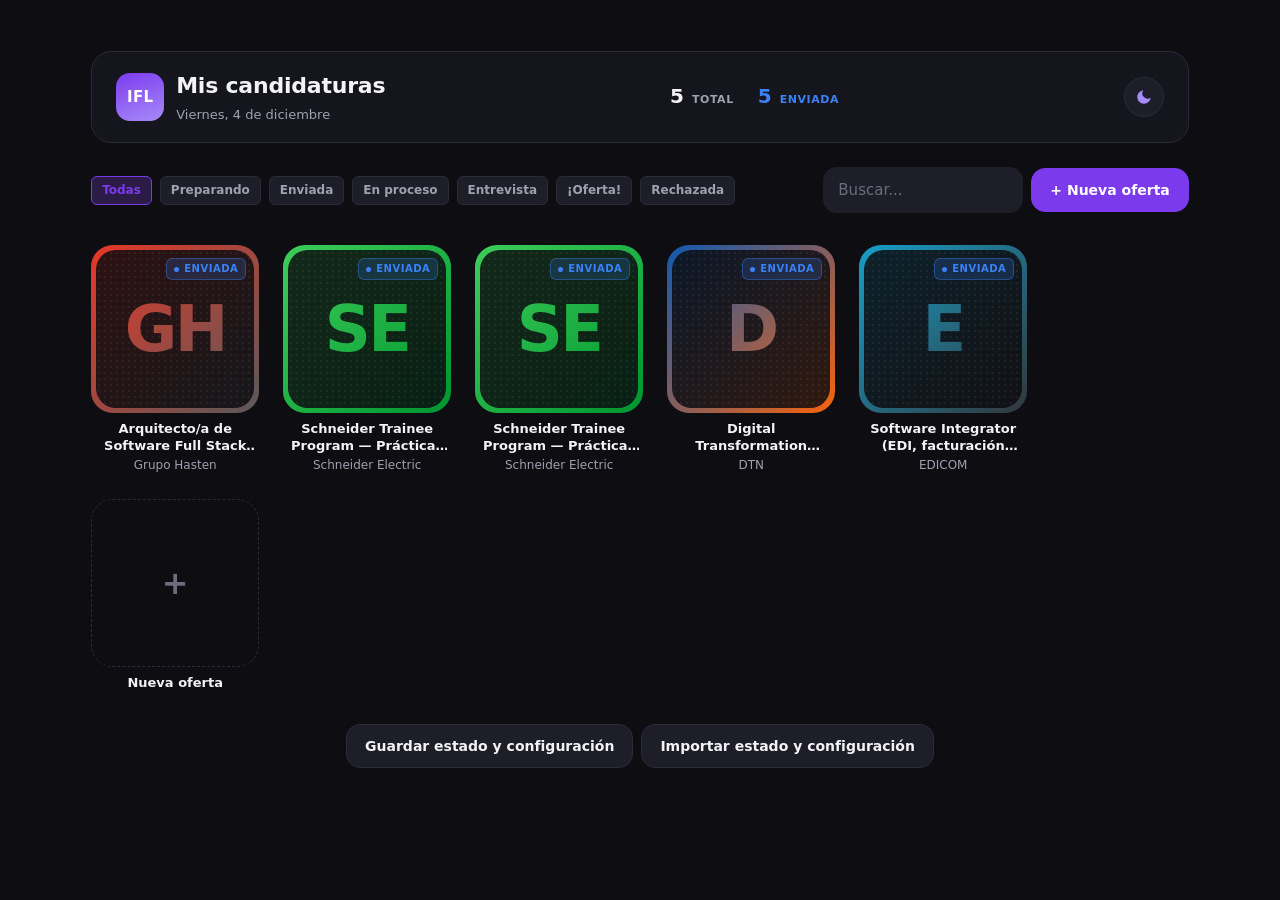
<file: app/index.html>
<!doctype html>
<html lang="es">
<head>
<meta charset="utf-8" />
<meta name="viewport" content="width=device-width, initial-scale=1" />
<title>Ofertas — EmploymentMaxxing</title>
<link rel="stylesheet" href="styles.css" />
</head>
<body>

<div class="app">

  <header class="app-header">
    <div class="brand">
      <span class="brand-logo">IFL</span>
      <div>
        <h1>Mis candidaturas</h1>
        <p id="clock">—</p>
      </div>
    </div>
    <div class="stats" id="stats"></div>
    <button class="btn btn--ghost btn-icon theme-toggle" id="btn-theme" type="button" aria-label="Cambiar tema">
      <svg class="theme-toggle__icon" width="18" height="18" viewBox="0 0 24 24" fill="none" aria-hidden="true">
        <path class="theme-toggle__moon" d="M21 12.79A9 9 0 1 1 11.21 3a7 7 0 0 0 9.79 9.79Z" fill="currentColor" />
        <g class="theme-toggle__sun" stroke="currentColor" stroke-width="1.8" stroke-linecap="round">
          <circle cx="12" cy="12" r="4.2" />
          <line x1="12" y1="1.5" x2="12" y2="3.7" />
          <line x1="12" y1="20.3" x2="12" y2="22.5" />
          <line x1="1.5" y1="12" x2="3.7" y2="12" />
          <line x1="20.3" y1="12" x2="22.5" y2="12" />
          <line x1="4.6" y1="4.6" x2="6.1" y2="6.1" />
          <line x1="17.9" y1="17.9" x2="19.4" y2="19.4" />
          <line x1="4.6" y1="19.4" x2="6.1" y2="17.9" />
          <line x1="17.9" y1="6.1" x2="19.4" y2="4.6" />
        </g>
      </svg>
    </button>
  </header>

  <main class="app-main">

    <section id="view-list" class="view">
      <div class="toolbar">
        <div class="filters" id="filters"></div>
        <div class="toolbar-actions">
          <input id="search" class="input" type="search" placeholder="Buscar..." />
          <button class="btn btn--primary" id="btn-new">+ Nueva oferta</button>
        </div>
      </div>

      <div class="grid" id="grid"></div>
      <p class="empty" id="empty" hidden>No hay ofertas que encajen con el filtro.</p>

      <div class="data-actions">
        <button class="btn btn--ghost" id="btn-save-all">Guardar estado y configuración</button>
        <button class="btn btn--ghost" id="btn-import">Importar estado y configuración</button>
        <input type="file" id="file-import" accept="application/json" hidden />
      </div>
    </section>

    <section id="view-detail" class="view" hidden></section>

  </main>
</div>

<script src="data.js"></script>
<script src="app.js"></script>
</body>
</html>
</file>
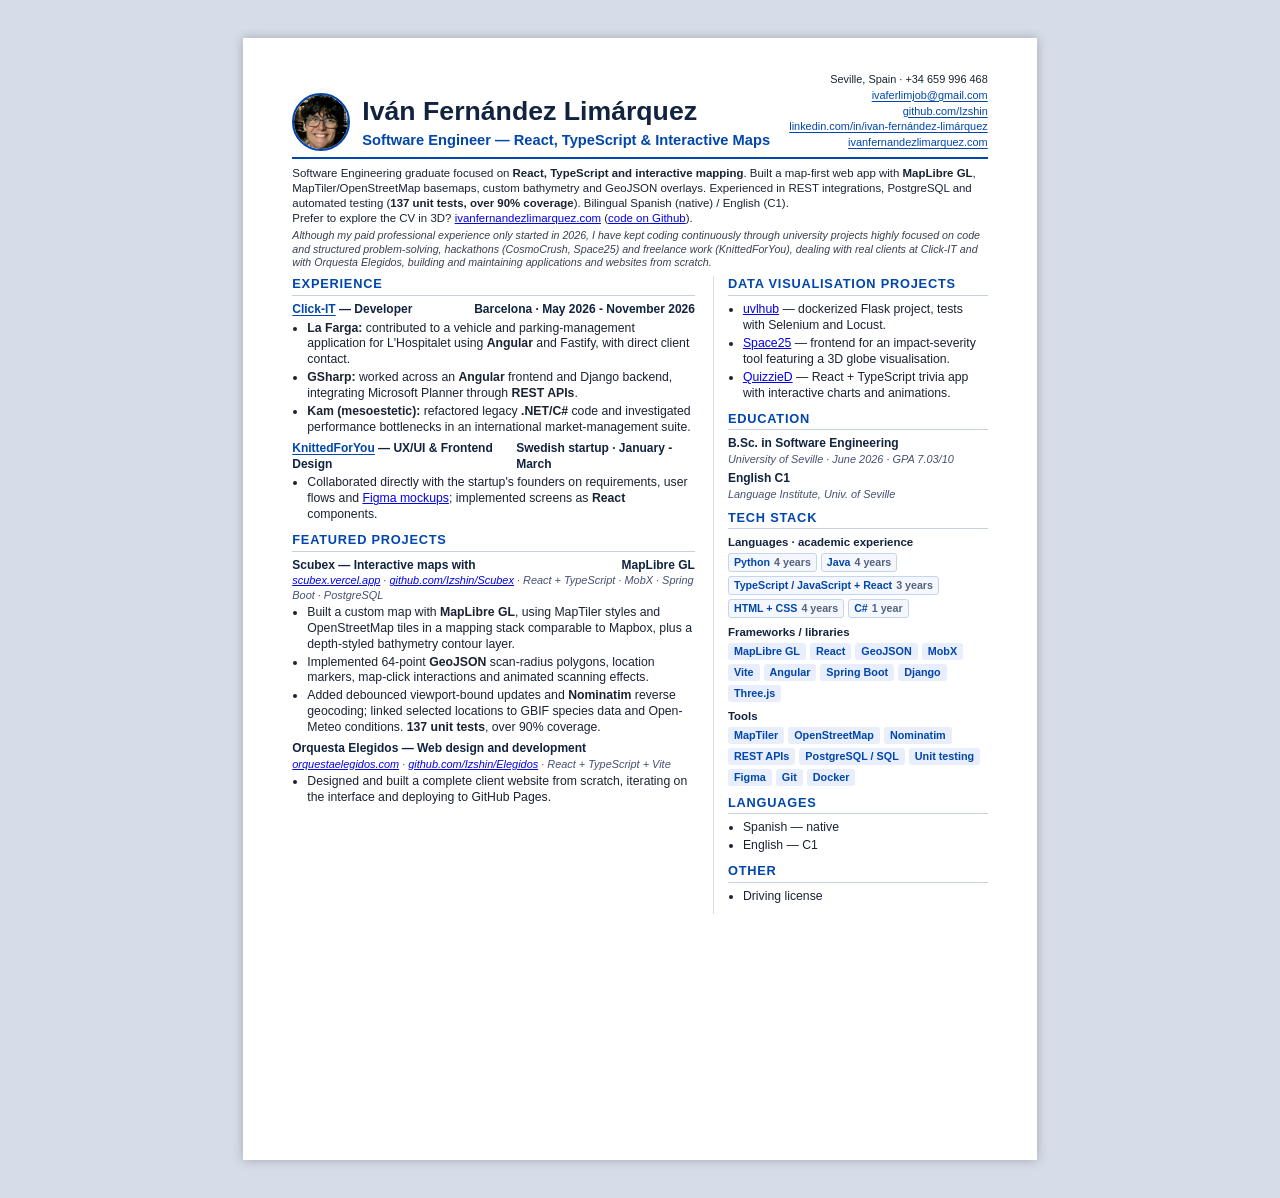
<file: CvModificables/cv-modificable_en.html>
<!doctype html>
<html lang="en">
<head>
<meta charset="utf-8" />
<title>Iván Fernández Limárquez — CV Ookla</title>
<style>
  @page { size: A4 portrait; margin: 0; }
  * { box-sizing: border-box; }
  html, body {
    margin: 0;
    background: #d7dde8;
    -webkit-print-color-adjust: exact;
    print-color-adjust: exact;
  }
  body {
    font-family: 'Segoe UI', Arial, sans-serif;
    color: #1a2233;
    font-size: 9.2pt;
    line-height: 1.3;
  }
  .page {
    width: 210mm;
    min-height: 297mm;
    margin: 10mm auto;
    padding: 9mm 13mm;
    background: #fff;
    box-shadow: 0 0 10px rgba(0,0,0,0.25);
  }
  @media print {
    html, body { background: #fff; }
    .page { width: auto; min-height: auto; margin: 0; padding: 9mm 13mm; box-shadow: none; }
  }
  h1 { font-size: 20pt; margin: 0; color: #12233f; }
  .title { font-size: 11pt; color: #0046ad; font-weight: 600; margin-top: 2px; }
  header {
    display: flex;
    justify-content: space-between;
    align-items: flex-end;
    border-bottom: 2.5px solid #0046ad;
    padding-bottom: 6px;
    margin-bottom: 7px;
  }
  .identity { display: flex; align-items: center; gap: 12px; }
  .photo {
    width: 58px;
    height: 58px;
    border-radius: 50%;
    object-fit: cover;
    border: 2px solid #0046ad;
    flex-shrink: 0;
  }
  .contact { text-align: right; font-size: 8.2pt; line-height: 1.45; }
  .contact a { color: #0046ad; text-decoration: underline; text-underline-offset: 2px; }
  .summary { margin: 5px 0 3px; font-size: 8.6pt; }
  .cover-note { margin: 0 0 6px; font-size: 8pt; font-style: italic; color: #3a3f52; }
  .columns { display: flex; gap: 18px; }
  .col-main { flex: 1.55; }
  .col-side { flex: 1; border-left: 1px solid #d7dde8; padding-left: 14px; }
  h2 {
    font-size: 9.6pt;
    text-transform: uppercase;
    letter-spacing: 0.06em;
    color: #0046ad;
    border-bottom: 1px solid #c7d1e6;
    margin: 0 0 6px;
    padding-bottom: 2px;
  }
  section { margin-bottom: 9px; }
  .item { margin-bottom: 5px; }
  .item:last-child { margin-bottom: 0; }
  .item-head {
    display: flex;
    justify-content: space-between;
    font-weight: 700;
    font-size: 9pt;
    color: #12233f;
  }
  .item-head a { color: #0046ad; text-decoration: underline; text-underline-offset: 2px; }
  .item-sub {
    font-style: italic;
    font-size: 8.2pt;
    color: #445070;
    margin-bottom: 1px;
  }
  ul { margin: 3px 0 0; padding-left: 15px; }
  li { margin-bottom: 2px; }
  .tags { display: flex; flex-wrap: wrap; gap: 4px; margin-top: 3px; }
  .tag {
    background: #e8eefc;
    color: #0046ad;
    border-radius: 3px;
    padding: 1.5px 6px;
    font-size: 8.1pt;
    font-weight: 600;
    white-space: nowrap;
  }
  .academic-tags { display: flex; flex-wrap: wrap; gap: 4px; margin-top: 3px; }
  .academic-tag {
    display: inline-flex;
    align-items: center;
    gap: 4px;
    padding: 2px 5px;
    border: 1px solid #c5d5f1;
    border-radius: 3px;
    background: #f4f7fd;
    font-size: 8pt;
    line-height: 1.2;
    white-space: nowrap;
  }
  .academic-tag strong { color: #0046ad; }
  .academic-tag span { color: #53627d; font-weight: 600; }
  .skill-line { margin-bottom: 7px; }
  .skill-line b { display: block; font-size: 8.6pt; color: #12233f; margin-bottom: 2px; }
  footer {
    margin-top: 10px;
    padding-top: 6px;
    border-top: 1px solid #d7dde8;
    font-size: 7.6pt;
    color: #7280a0;
    text-align: center;
  }
  a { word-break: break-word; }
</style>
</head>
<body>
<div class="page">

<header>
  <div class="identity">
    <img class="photo" src="../CVPlantillas/me.jpg" alt="Iván Fernández Limárquez" />
    <div>
      <h1>Iván Fernández Limárquez</h1>
      <div class="title">Software Engineer — React, TypeScript &amp; Interactive Maps</div>
    </div>
  </div>
  <div class="contact">
    Seville, Spain · +34 659 996 468<br/>
    <a href="mailto:ivaferlimjob@gmail.com">ivaferlimjob@gmail.com</a><br/>
    <a href="https://github.com/Izshin">github.com/Izshin</a><br/>
    <a href="https://www.linkedin.com/in/ivan-fern%C3%A1ndez-lim%C3%A1rquez/">linkedin.com/in/ivan-fernández-limárquez</a><br/>
    <a href="https://ivanfernandezlimarquez.com">ivanfernandezlimarquez.com</a>
  </div>
</header>

<p class="summary">
  Software Engineering graduate focused on <b>React, TypeScript and interactive mapping</b>.
  Built a map-first web app with <b>MapLibre GL</b>, MapTiler/OpenStreetMap basemaps, custom
  bathymetry and GeoJSON overlays. Experienced in REST integrations, PostgreSQL and automated
  testing (<b>137 unit tests, over 90% coverage</b>). Bilingual Spanish (native) / English (C1).
  <br/>Prefer to explore the CV in 3D? <a href="https://ivanfernandezlimarquez.com">ivanfernandezlimarquez.com</a>
  (<a href="https://github.com/Izshin/webPortfolio">code on Github</a>).
</p>
<p class="cover-note">
  Although my paid professional experience only started in 2026, I have kept coding continuously
  through university projects highly focused on code and structured problem-solving, hackathons
  (CosmoCrush, Space25) and freelance work (KnittedForYou), dealing with real clients at Click-IT and
  with Orquesta Elegidos, building and maintaining applications and websites from scratch.
</p>


<div class="columns">
  <div class="col-main">

    <section>
      <h2>Experience</h2>
      <div class="item">
        <div class="item-head"><span><a href="https://click-it.es/">Click-IT</a> — Developer</span><span>Barcelona · May 2026 - November 2026</span></div>
        <ul>
          <li><b>La Farga:</b> contributed to a vehicle and parking-management application for L'Hospitalet using <b>Angular</b> and Fastify, with direct client contact.</li>
          <li><b>GSharp:</b> worked across an <b>Angular</b> frontend and Django backend, integrating Microsoft Planner through <b>REST APIs</b>.</li>
          <li><b>Kam (mesoestetic):</b> refactored legacy <b>.NET/C#</b> code and investigated performance bottlenecks in an international market-management suite.</li>
        </ul>
      </div>
      <div class="item">
        <div class="item-head"><span><a href="https://www.facebook.com/knittedforyou/">KnittedForYou</a> — UX/UI &amp; Frontend Design</span><span>Swedish startup · January - March</span></div>
        <ul>
          <li>Collaborated directly with the startup's founders on requirements, user flows and <a href="https://www.figma.com/design/ivY7HPLWbzuRNq33VFGL4U/Knitting-Preview-mock?node-id=199-4858">Figma mockups</a>; implemented screens as <b>React</b> components.</li>
        </ul>
      </div>
    </section>

    <section>
      <h2>Featured projects</h2>
      <div class="item">
        <div class="item-head">Scubex — Interactive maps with <b>MapLibre GL</b></div>
        <div class="item-sub"><a href="https://scubex.vercel.app/">scubex.vercel.app</a> · <a href="https://github.com/Izshin/Scubex">github.com/Izshin/Scubex</a> · React + TypeScript · MobX · Spring Boot · PostgreSQL</div>
        <ul>
          <li>Built a custom map with <b>MapLibre GL</b>, using MapTiler styles and OpenStreetMap tiles in a mapping stack comparable to Mapbox, plus a depth-styled bathymetry contour layer.</li>
          <li>Implemented 64-point <b>GeoJSON</b> scan-radius polygons, location markers, map-click interactions and animated scanning effects.</li>
          <li>Added debounced viewport-bound updates and <b>Nominatim</b> reverse geocoding; linked selected locations to GBIF species data and Open-Meteo conditions. <b>137 unit tests</b>, over 90% coverage.</li>
        </ul>
      </div>
      <div class="item">
        <div class="item-head">Orquesta Elegidos — Web design and development</div>
        <div class="item-sub"><a href="https://orquestaelegidos.com/">orquestaelegidos.com</a> · <a href="https://github.com/Izshin/Elegidos">github.com/Izshin/Elegidos</a> · React + TypeScript + Vite</div>
        <ul>
          <li>Designed and built a complete client website from scratch, iterating on the interface and deploying to GitHub Pages.</li>
        </ul>
      </div>
    </section>

  </div>

  <div class="col-side">

    <section>
      <h2>Data visualisation projects</h2>
      <ul>
        <li><a href="https://github.com/Izshin/uvlhub">uvlhub</a> — dockerized Flask project, tests with Selenium and Locust.</li>
        <li><a href="https://github.com/Space-Mon-Keys/Frontend">Space25</a> — frontend for an impact-severity tool featuring a 3D globe visualisation.</li>
        <li><a href="https://github.com/Izshin/QuizzieD">QuizzieD</a> — React + TypeScript trivia app with interactive charts and animations.</li>
      </ul>
    </section>

    <section>
      <h2>Education</h2>
      <div class="item">
        <div class="item-head" style="display:block;">B.Sc. in Software Engineering</div>
        <div class="item-sub">University of Seville · June 2026 · GPA 7.03/10</div>
      </div>
      <div class="item">
        <div class="item-head" style="display:block;">English C1</div>
        <div class="item-sub">Language Institute, Univ. of Seville</div>
      </div>
    </section>

    <section>
      <h2>Tech stack</h2>
      <div class="skill-line">
        <b>Languages · academic experience</b>
        <div class="academic-tags">
          <span class="academic-tag"><strong>Python</strong><span>4 years</span></span>
          <span class="academic-tag"><strong>Java</strong><span>4 years</span></span>
          <span class="academic-tag"><strong>TypeScript / JavaScript + React</strong><span>3 years</span></span>
          <span class="academic-tag"><strong>HTML + CSS</strong><span>4 years</span></span>
          <span class="academic-tag"><strong>C#</strong><span>1 year</span></span>
        </div>
      </div>
      <div class="skill-line">
        <b>Frameworks / libraries</b>
        <div class="tags">
          <span class="tag">MapLibre GL</span><span class="tag">React</span><span class="tag">GeoJSON</span><span class="tag">MobX</span>
          <span class="tag">Vite</span><span class="tag">Angular</span><span class="tag">Spring Boot</span>
          <span class="tag">Django</span><span class="tag">Three.js</span>
        </div>
      </div>
      <div class="skill-line">
        <b>Tools</b>
        <div class="tags">
          <span class="tag">MapTiler</span><span class="tag">OpenStreetMap</span><span class="tag">Nominatim</span>
          <span class="tag">REST APIs</span><span class="tag">PostgreSQL / SQL</span><span class="tag">Unit testing</span>
          <span class="tag">Figma</span><span class="tag">Git</span><span class="tag">Docker</span>
        </div>
      </div>
    </section>

    <section>
      <h2>Languages</h2>
      <ul>
        <li>Spanish — native</li>
        <li>English — C1</li>
      </ul>
    </section>

    <section>
      <h2>Other</h2>
      <ul>
        <li>Driving license</li>
      </ul>
    </section>

  </div>
</div>

</div>
</body>
</html>
</file>
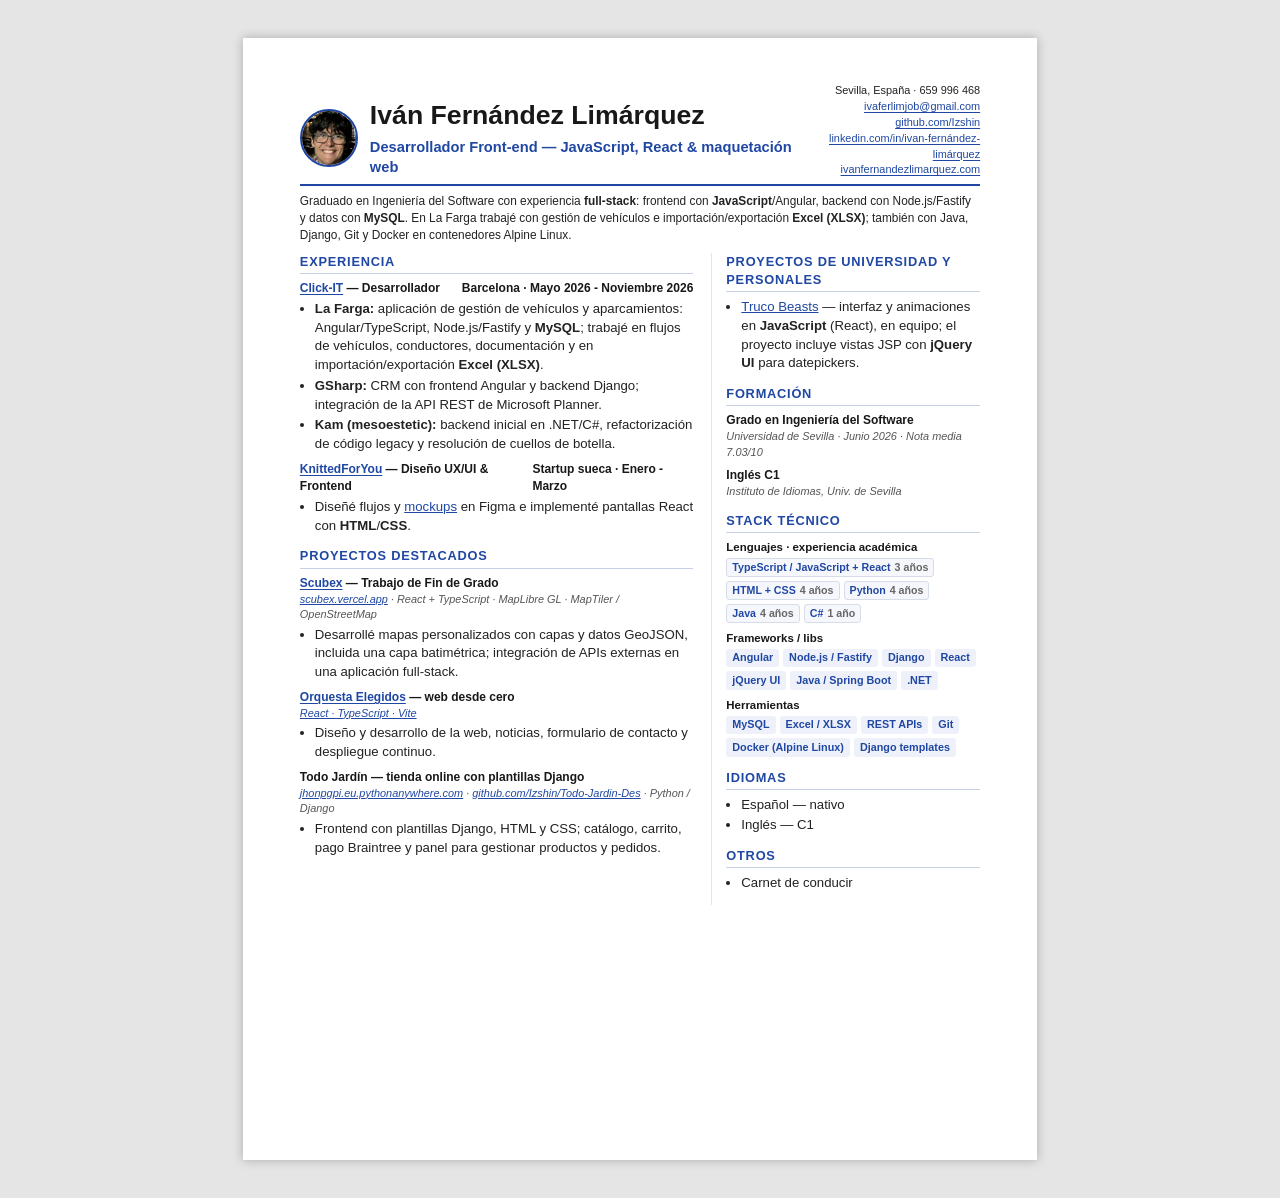
<file: CvModificables/cv-modificable_es.html>
<!doctype html>
<html lang="es">
<head>
<meta charset="utf-8" />
<title>Iván Fernández Limárquez — CV Front-end</title>
<style>
  @page { size: A4 portrait; margin: 0; }
  * { box-sizing: border-box; }
  html, body {
    margin: 0;
    background: #e5e5e5;
    -webkit-print-color-adjust: exact;
    print-color-adjust: exact;
  }
  body {
    font-family: 'Segoe UI', Arial, sans-serif;
    color: #222222;
    font-size: 9.9pt;
    line-height: 1.42;
  }
  .page {
    width: 210mm;
    min-height: 297mm;
    margin: 10mm auto;
    padding: 12mm 15mm;
    background: #fff;
    box-shadow: 0 0 10px rgba(0,0,0,0.25);
  }
  @media print {
    html, body { background: #fff; }
    .page { width: auto; min-height: auto; margin: 0; padding: 12mm 15mm; box-shadow: none; }
  }
  h1 { font-size: 20pt; margin: 0; color: #181818; }
  .title { font-size: 11pt; color: #1f47a3; font-weight: 600; margin-top: 2px; }
  header {
    display: flex;
    justify-content: space-between;
    align-items: flex-end;
    border-bottom: 2.5px solid #1f47a3;
    padding-bottom: 6px;
    margin-bottom: 7px;
  }
  .identity { display: flex; align-items: center; gap: 12px; }
  .photo {
    width: 58px;
    height: 58px;
    border-radius: 50%;
    object-fit: cover;
    border: 2px solid #1f47a3;
    flex-shrink: 0;
  }
  .contact { text-align: right; font-size: 8.2pt; line-height: 1.45; }
  .contact a { color: #1f47a3; text-decoration: underline; text-underline-offset: 2px; }
  .summary { margin: 6px 0 9px; font-size: 8.9pt; }
  .columns { display: flex; gap: 18px; }
  .col-main { flex: 1.55; }
  .col-side { flex: 1; border-left: 1px solid #e5e5e5; padding-left: 14px; }
  h2 {
    font-size: 9.6pt;
    text-transform: uppercase;
    letter-spacing: 0.06em;
    color: #1f47a3;
    border-bottom: 1px solid #c7d1e6;
    margin: 0 0 6px;
    padding-bottom: 2px;
  }
  section { margin-bottom: 12px; }
  .item { margin-bottom: 7px; }
  .item:last-child { margin-bottom: 0; }
  .item-head {
    display: flex;
    justify-content: space-between;
    font-weight: 700;
    font-size: 9pt;
    color: #181818;
  }
  .item-head a { color: #1f47a3; text-decoration: underline; text-underline-offset: 2px; }
  .item-sub {
    font-style: italic;
    font-size: 8.2pt;
    color: #555555;
    margin-bottom: 1px;
  }
  ul { margin: 3px 0 0; padding-left: 15px; }
  li { margin-bottom: 2px; }
  .tags { display: flex; flex-wrap: wrap; gap: 4px; margin-top: 3px; }
  .tag {
    background: #eef1f9;
    color: #1f47a3;
    border-radius: 3px;
    padding: 1.5px 6px;
    font-size: 8.1pt;
    font-weight: 600;
    white-space: nowrap;
  }
  .academic-tags { display: flex; flex-wrap: wrap; gap: 4px; margin-top: 3px; }
  .academic-tag {
    display: inline-flex;
    align-items: center;
    gap: 4px;
    padding: 2px 5px;
    border: 1px solid #d7dde8;
    border-radius: 3px;
    background: #f5f7fc;
    font-size: 8pt;
    line-height: 1.2;
    white-space: nowrap;
  }
  .academic-tag strong { color: #1f47a3; }
  .academic-tag span { color: #666666; font-weight: 600; }
  .skill-line { margin-bottom: 7px; }
  .skill-line b { display: block; font-size: 8.6pt; color: #181818; margin-bottom: 2px; }
  footer {
    margin-top: 10px;
    padding-top: 6px;
    border-top: 1px solid #e5e5e5;
    font-size: 7.6pt;
    color: #666666;
    text-align: center;
  }
  a { color: #1f47a3; word-break: break-word; }
</style>
</head>
<body>
<div class="page">

<header>
  <div class="identity">
    <img class="photo" src="[data-uri]" alt="Iván Fernández Limárquez" />
    <div>
      <h1>Iván Fernández Limárquez</h1>
      <div class="title">Desarrollador Front-end — JavaScript, React &amp; maquetación web</div>
    </div>
  </div>
  <div class="contact">
    Sevilla, España · 659 996 468<br/>
    <a href="mailto:ivaferlimjob@gmail.com">ivaferlimjob@gmail.com</a><br/>
    <a href="https://github.com/Izshin">github.com/Izshin</a><br/>
    <a href="https://www.linkedin.com/in/ivan-fern%C3%A1ndez-lim%C3%A1rquez/">linkedin.com/in/ivan-fernández-limárquez</a><br/>
    <a href="https://ivanfernandezlimarquez.com">ivanfernandezlimarquez.com</a>
  </div>
</header>

<p class="summary">
  Graduado en Ingeniería del Software con experiencia <b>full-stack</b>: frontend con
  <b>JavaScript</b>/Angular, backend con Node.js/Fastify y datos con <b>MySQL</b>.
  En La Farga trabajé con gestión de vehículos e importación/exportación <b>Excel (XLSX)</b>;
  también con Java, Django, Git y Docker en contenedores Alpine Linux.
</p>

<div class="columns">
  <div class="col-main">

    <section>
      <h2>Experiencia</h2>
      <div class="item">
        <div class="item-head"><span><a href="https://click-it.es/">Click-IT</a> — Desarrollador</span><span>Barcelona · Mayo 2026 - Noviembre 2026</span></div>
        <ul>
          <li><b>La Farga:</b> aplicación de gestión de vehículos y aparcamientos: Angular/TypeScript, Node.js/Fastify y <b>MySQL</b>; trabajé en flujos de vehículos, conductores, documentación y en importación/exportación <b>Excel (XLSX)</b>.</li>
          <li><b>GSharp:</b> CRM con frontend Angular y backend Django; integración de la API REST de Microsoft Planner.</li>
          <li><b>Kam (mesoestetic):</b> backend inicial en .NET/C#, refactorización de código legacy y resolución de cuellos de botella.</li>
        </ul>
      </div>
      <div class="item">
        <div class="item-head"><span><a href="https://www.facebook.com/knittedforyou/">KnittedForYou</a> — Diseño UX/UI &amp; Frontend</span><span>Startup sueca · Enero - Marzo</span></div>
        <ul>
          <li>Diseñé flujos y <a href="https://www.figma.com/design/ivY7HPLWbzuRNq33VFGL4U/Knitting-Preview-mock?node-id=199-4858">mockups</a> en Figma e implementé pantallas React con <b>HTML</b>/<b>CSS</b>.</li>
        </ul>
      </div>
    </section>

    <section>
      <h2>Proyectos destacados</h2>
      <div class="item">
        <div class="item-head"><span><a href="https://github.com/Izshin/Scubex">Scubex</a> — Trabajo de Fin de Grado</span></div>
        <div class="item-sub"><a href="https://scubex.vercel.app/">scubex.vercel.app</a> · React + TypeScript · MapLibre GL · MapTiler / OpenStreetMap</div>
        <ul>
          <li>Desarrollé mapas personalizados con capas y datos GeoJSON, incluida una capa batimétrica; integración de APIs externas en una aplicación full-stack.</li>
        </ul>
      </div>
      <div class="item">
        <div class="item-head"><span><a href="https://orquestaelegidos.com/">Orquesta Elegidos</a> — web desde cero</span></div>
        <div class="item-sub"><a href="https://github.com/Izshin/Elegidos">React · TypeScript · Vite</a></div>
        <ul>
          <li>Diseño y desarrollo de la web, noticias, formulario de contacto y despliegue continuo.</li>
        </ul>
      </div>
      <div class="item">
        <div class="item-head"><span>Todo Jardín — tienda online con plantillas <b>Django</b></span></div>
        <div class="item-sub"><a href="https://jhonpgpi.eu.pythonanywhere.com/">jhonpgpi.eu.pythonanywhere.com</a> · <a href="https://github.com/Izshin/Todo-Jardin-Des">github.com/Izshin/Todo-Jardin-Des</a> · Python / Django</div>
        <ul>
          <li>Frontend con plantillas Django, HTML y CSS; catálogo, carrito, pago Braintree y panel para gestionar productos y pedidos.</li>
        </ul>
      </div>
    </section>

  </div>

  <div class="col-side">

    <section>
      <h2>Proyectos de universidad y personales</h2>
      <ul>
        <li><a href="https://github.com/Izshin/Truco">Truco Beasts</a> — interfaz y animaciones en <b>JavaScript</b> (React), en equipo; el proyecto incluye vistas JSP con <b>jQuery UI</b> para datepickers.</li>
      </ul>
    </section>

    <section>
      <h2>Formación</h2>
      <div class="item">
        <div class="item-head" style="display:block;">Grado en Ingeniería del Software</div>
        <div class="item-sub">Universidad de Sevilla · Junio 2026 · Nota media 7.03/10</div>
      </div>
      <div class="item">
        <div class="item-head" style="display:block;">Inglés C1</div>
        <div class="item-sub">Instituto de Idiomas, Univ. de Sevilla</div>
      </div>
    </section>

    <section>
      <h2>Stack técnico</h2>
      <div class="skill-line">
        <b>Lenguajes · experiencia académica</b>
        <div class="academic-tags">
          <span class="academic-tag"><strong>TypeScript / JavaScript + React</strong><span>3 años</span></span>
          <span class="academic-tag"><strong>HTML + CSS</strong><span>4 años</span></span>
          <span class="academic-tag"><strong>Python</strong><span>4 años</span></span>
          <span class="academic-tag"><strong>Java</strong><span>4 años</span></span>
          <span class="academic-tag"><strong>C#</strong><span>1 año</span></span>
        </div>
      </div>
      <div class="skill-line">
        <b>Frameworks / libs</b>
        <div class="tags">
          <span class="tag">Angular</span><span class="tag">Node.js / Fastify</span><span class="tag">Django</span>
          <span class="tag">React</span><span class="tag">jQuery UI</span><span class="tag">Java / Spring Boot</span><span class="tag">.NET</span>
        </div>
      </div>
      <div class="skill-line">
        <b>Herramientas</b>
        <div class="tags">
          <span class="tag">MySQL</span><span class="tag">Excel / XLSX</span><span class="tag">REST APIs</span>
          <span class="tag">Git</span><span class="tag">Docker (Alpine Linux)</span><span class="tag">Django templates</span>
        </div>
      </div>
    </section>

    <section>
      <h2>Idiomas</h2>
      <ul>
        <li>Español — nativo</li>
        <li>Inglés — C1</li>
      </ul>
    </section>

    <section>
      <h2>Otros</h2>
      <ul>
        <li>Carnet de conducir</li>
      </ul>
    </section>

  </div>
</div>

</div>
</body>
</html>
</file>
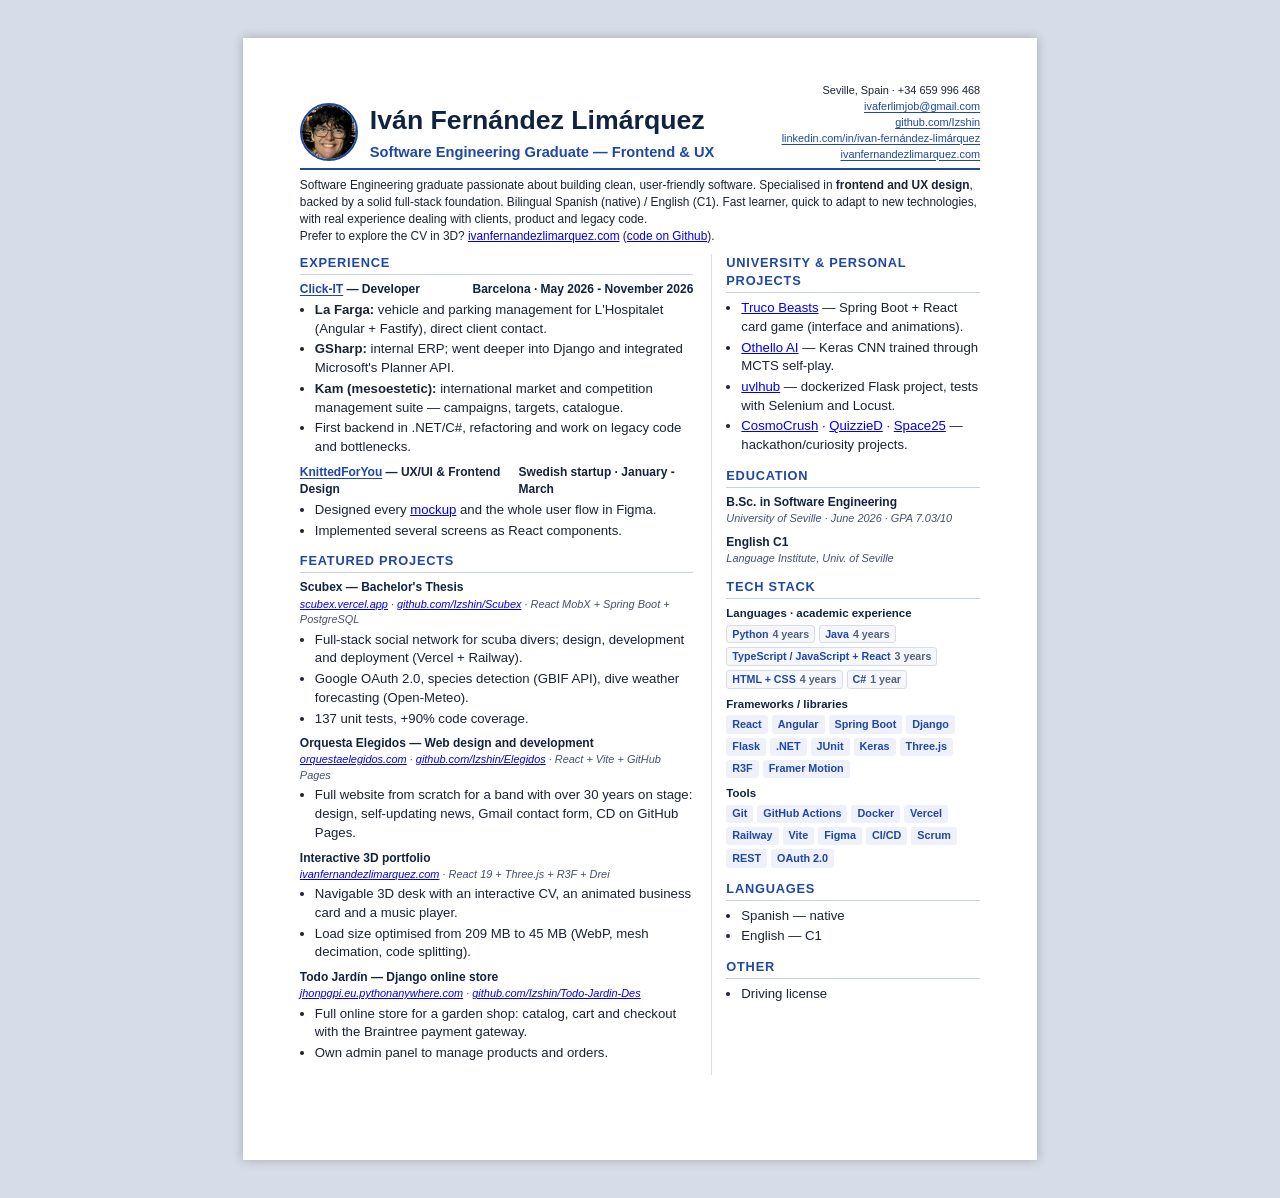
<file: CVPlantillas/cv-template-en.html>
<!doctype html>
<html lang="en">
<head>
<meta charset="utf-8" />
<title>Iván Fernández Limárquez — CV</title>
<style>
  @page { size: A4 portrait; margin: 0; }
  * { box-sizing: border-box; }
  html, body {
    margin: 0;
    background: #d7dde8;
    -webkit-print-color-adjust: exact;
    print-color-adjust: exact;
  }
  body {
    font-family: 'Segoe UI', Arial, sans-serif;
    color: #1a2233;
    font-size: 9.9pt;
    line-height: 1.42;
  }
  .page {
    width: 210mm;
    min-height: 297mm;
    margin: 10mm auto;
    padding: 12mm 15mm;
    background: #fff;
    box-shadow: 0 0 10px rgba(0,0,0,0.25);
  }
  @media print {
    html, body { background: #fff; }
    .page { width: auto; min-height: auto; margin: 0; padding: 12mm 15mm; box-shadow: none; }
  }
  h1 { font-size: 20pt; margin: 0; color: #12233f; }
  .title { font-size: 11pt; color: #1f47a3; font-weight: 600; margin-top: 2px; }
  header {
    display: flex;
    justify-content: space-between;
    align-items: flex-end;
    border-bottom: 2.5px solid #1f47a3;
    padding-bottom: 6px;
    margin-bottom: 7px;
  }
  .identity { display: flex; align-items: center; gap: 12px; }
  .photo {
    width: 58px;
    height: 58px;
    border-radius: 50%;
    object-fit: cover;
    border: 2px solid #1f47a3;
    flex-shrink: 0;
  }
  .contact { text-align: right; font-size: 8.2pt; line-height: 1.45; }
  .contact a { color: #1f47a3; text-decoration: underline; text-underline-offset: 2px; }
  .summary { margin: 6px 0 9px; font-size: 8.9pt; }
  .columns { display: flex; gap: 18px; }
  .col-main { flex: 1.55; }
  .col-side { flex: 1; border-left: 1px solid #d7dde8; padding-left: 14px; }
  h2 {
    font-size: 9.6pt;
    text-transform: uppercase;
    letter-spacing: 0.06em;
    color: #1f47a3;
    border-bottom: 1px solid #c7d1e6;
    margin: 0 0 6px;
    padding-bottom: 2px;
  }
  section { margin-bottom: 12px; }
  .item { margin-bottom: 7px; }
  .item:last-child { margin-bottom: 0; }
  .item-head {
    display: flex;
    justify-content: space-between;
    font-weight: 700;
    font-size: 9pt;
    color: #12233f;
  }
  .item-head a { color: #1f47a3; text-decoration: underline; text-underline-offset: 2px; }
  .item-sub {
    font-style: italic;
    font-size: 8.2pt;
    color: #445070;
    margin-bottom: 1px;
  }
  ul { margin: 3px 0 0; padding-left: 15px; }
  li { margin-bottom: 2px; }
  .tags { display: flex; flex-wrap: wrap; gap: 4px; margin-top: 3px; }
  .tag {
    background: #eef1f9;
    color: #1f47a3;
    border-radius: 3px;
    padding: 1.5px 6px;
    font-size: 8.1pt;
    font-weight: 600;
    white-space: nowrap;
  }
  .academic-tags { display: flex; flex-wrap: wrap; gap: 4px; margin-top: 3px; }
  .academic-tag {
    display: inline-flex;
    align-items: center;
    gap: 4px;
    padding: 2px 5px;
    border: 1px solid #d7dde8;
    border-radius: 3px;
    background: #f5f7fc;
    font-size: 8pt;
    line-height: 1.2;
    white-space: nowrap;
  }
  .academic-tag strong { color: #1f47a3; }
  .academic-tag span { color: #53627d; font-weight: 600; }
  .skill-line { margin-bottom: 7px; }
  .skill-line b { display: block; font-size: 8.6pt; color: #12233f; margin-bottom: 2px; }
  footer {
    margin-top: 10px;
    padding-top: 6px;
    border-top: 1px solid #d7dde8;
    font-size: 7.6pt;
    color: #7280a0;
    text-align: center;
  }
  a { word-break: break-word; }
</style>
</head>
<body>
<div class="page">

<header>
  <div class="identity">
    <img class="photo" src="me.jpg" alt="Iván Fernández Limárquez" />
    <div>
      <h1>Iván Fernández Limárquez</h1>
      <div class="title">Software Engineering Graduate — Frontend &amp; UX</div>
    </div>
  </div>
  <div class="contact">
    Seville, Spain · +34 659 996 468<br/>
    <a href="mailto:ivaferlimjob@gmail.com">ivaferlimjob@gmail.com</a><br/>
    <a href="https://github.com/Izshin">github.com/Izshin</a><br/>
    <a href="https://www.linkedin.com/in/ivan-fern%C3%A1ndez-lim%C3%A1rquez/">linkedin.com/in/ivan-fernández-limárquez</a><br/>
    <a href="https://ivanfernandezlimarquez.com">ivanfernandezlimarquez.com</a>
  </div>
</header>

<p class="summary">
  Software Engineering graduate passionate about building clean, user-friendly software.
  Specialised in <b>frontend and UX design</b>, backed by a solid full-stack foundation.
  Bilingual Spanish (native) / English (C1). Fast learner, quick to adapt to new
  technologies, with real experience dealing with clients, product and legacy code.
  <br/>Prefer to explore the CV in 3D? <a href="https://ivanfernandezlimarquez.com">ivanfernandezlimarquez.com</a>
  (<a href="https://github.com/Izshin/webPortfolio">code on Github</a>).
</p>

<div class="columns">
  <div class="col-main">

    <section>
      <h2>Experience</h2>
      <div class="item">
        <div class="item-head"><span><a href="https://click-it.es/">Click-IT</a> — Developer</span><span>Barcelona · May 2026 - November 2026</span></div>
        <ul>
          <li><b>La Farga:</b> vehicle and parking management for L'Hospitalet (Angular + Fastify), direct client contact.</li>
          <li><b>GSharp:</b> internal ERP; went deeper into Django and integrated Microsoft's Planner API.</li>
          <li><b>Kam (mesoestetic):</b> international market and competition management suite — campaigns, targets, catalogue.</li>
          <li>First backend in .NET/C#, refactoring and work on legacy code and bottlenecks.</li>
        </ul>
      </div>
      <div class="item">
        <div class="item-head"><span><a href="https://www.facebook.com/knittedforyou/">KnittedForYou</a> — UX/UI &amp; Frontend Design</span><span>Swedish startup · January - March</span></div>
        <ul>
          <li>Designed every <a href="https://www.figma.com/design/ivY7HPLWbzuRNq33VFGL4U/Knitting-Preview-mock?node-id=199-4858">mockup</a> and the whole user flow in Figma.</li>
          <li>Implemented several screens as React components.</li>
        </ul>
      </div>
    </section>

    <section>
      <h2>Featured projects</h2>
      <div class="item">
        <div class="item-head">Scubex — Bachelor's Thesis</div>
        <div class="item-sub"><a href="https://scubex.vercel.app/">scubex.vercel.app</a> · <a href="https://github.com/Izshin/Scubex">github.com/Izshin/Scubex</a> · React MobX + Spring Boot + PostgreSQL</div>
        <ul>
          <li>Full-stack social network for scuba divers; design, development and deployment (Vercel + Railway).</li>
          <li>Google OAuth 2.0, species detection (GBIF API), dive weather forecasting (Open-Meteo).</li>
          <li>137 unit tests, +90% code coverage.</li>
        </ul>
      </div>
      <div class="item">
        <div class="item-head">Orquesta Elegidos — Web design and development</div>
        <div class="item-sub"><a href="https://orquestaelegidos.com/">orquestaelegidos.com</a> · <a href="https://github.com/Izshin/Elegidos">github.com/Izshin/Elegidos</a> · React + Vite + GitHub Pages</div>
        <ul>
          <li>Full website from scratch for a band with over 30 years on stage: design, self-updating news, Gmail contact form, CD on GitHub Pages.</li>
        </ul>
      </div>
      <div class="item">
        <div class="item-head">Interactive 3D portfolio</div>
        <div class="item-sub"><a href="https://ivanfernandezlimarquez.com">ivanfernandezlimarquez.com</a> · React 19 + Three.js + R3F + Drei</div>
        <ul>
          <li>Navigable 3D desk with an interactive CV, an animated business card and a music player.</li>
          <li>Load size optimised from 209&nbsp;MB to 45&nbsp;MB (WebP, mesh decimation, code splitting).</li>
        </ul>
      </div>
      <div class="item">
        <div class="item-head">Todo Jardín — Django online store</div>
        <div class="item-sub"><a href="https://jhonpgpi.eu.pythonanywhere.com/">jhonpgpi.eu.pythonanywhere.com</a> · <a href="https://github.com/Izshin/Todo-Jardin-Des">github.com/Izshin/Todo-Jardin-Des</a></div>
        <ul>
          <li>Full online store for a garden shop: catalog, cart and checkout with the Braintree payment gateway.</li>
          <li>Own admin panel to manage products and orders.</li>
        </ul>
      </div>
    </section>

  </div>

  <div class="col-side">

    <section>
      <h2>University &amp; personal projects</h2>
      <ul>
        <li><a href="https://github.com/Izshin/Truco">Truco Beasts</a> — Spring Boot + React card game (interface and animations).</li>
        <li><a href="https://github.com/Izshin/Othelo-AI-bot">Othello AI</a> — Keras CNN trained through MCTS self-play.</li>
        <li><a href="https://github.com/Izshin/uvlhub">uvlhub</a> — dockerized Flask project, tests with Selenium and Locust.</li>
        <li><a href="https://github.com/Izshin/CosmoCrush">CosmoCrush</a> · <a href="https://github.com/Izshin/QuizzieD">QuizzieD</a> · <a href="https://github.com/Space-Mon-Keys/Frontend">Space25</a> — hackathon/curiosity projects.</li>
      </ul>
    </section>

    <section>
      <h2>Education</h2>
      <div class="item">
        <div class="item-head" style="display:block;">B.Sc. in Software Engineering</div>
        <div class="item-sub">University of Seville · June 2026 · GPA 7.03/10</div>
      </div>
      <div class="item">
        <div class="item-head" style="display:block;">English C1</div>
        <div class="item-sub">Language Institute, Univ. of Seville</div>
      </div>
    </section>

    <section>
      <h2>Tech stack</h2>
      <div class="skill-line">
        <b>Languages · academic experience</b>
        <div class="academic-tags">
          <span class="academic-tag"><strong>Python</strong><span>4 years</span></span>
          <span class="academic-tag"><strong>Java</strong><span>4 years</span></span>
          <span class="academic-tag"><strong>TypeScript / JavaScript + React</strong><span>3 years</span></span>
          <span class="academic-tag"><strong>HTML + CSS</strong><span>4 years</span></span>
          <span class="academic-tag"><strong>C#</strong><span>1 year</span></span>
        </div>
      </div>
      <div class="skill-line">
        <b>Frameworks / libraries</b>
        <div class="tags">
          <span class="tag">React</span><span class="tag">Angular</span><span class="tag">Spring Boot</span>
          <span class="tag">Django</span><span class="tag">Flask</span><span class="tag">.NET</span>
          <span class="tag">JUnit</span><span class="tag">Keras</span><span class="tag">Three.js</span>
          <span class="tag">R3F</span><span class="tag">Framer Motion</span>
        </div>
      </div>
      <div class="skill-line">
        <b>Tools</b>
        <div class="tags">
          <span class="tag">Git</span><span class="tag">GitHub Actions</span><span class="tag">Docker</span>
          <span class="tag">Vercel</span><span class="tag">Railway</span><span class="tag">Vite</span>
          <span class="tag">Figma</span><span class="tag">CI/CD</span><span class="tag">Scrum</span>
          <span class="tag">REST</span><span class="tag">OAuth 2.0</span>
        </div>
      </div>
    </section>

    <section>
      <h2>Languages</h2>
      <ul>
        <li>Spanish — native</li>
        <li>English — C1</li>
      </ul>
    </section>

    <section>
      <h2>Other</h2>
      <ul>
        <li>Driving license</li>
      </ul>
    </section>

  </div>
</div>

</div>
</body>
</html>
</file>
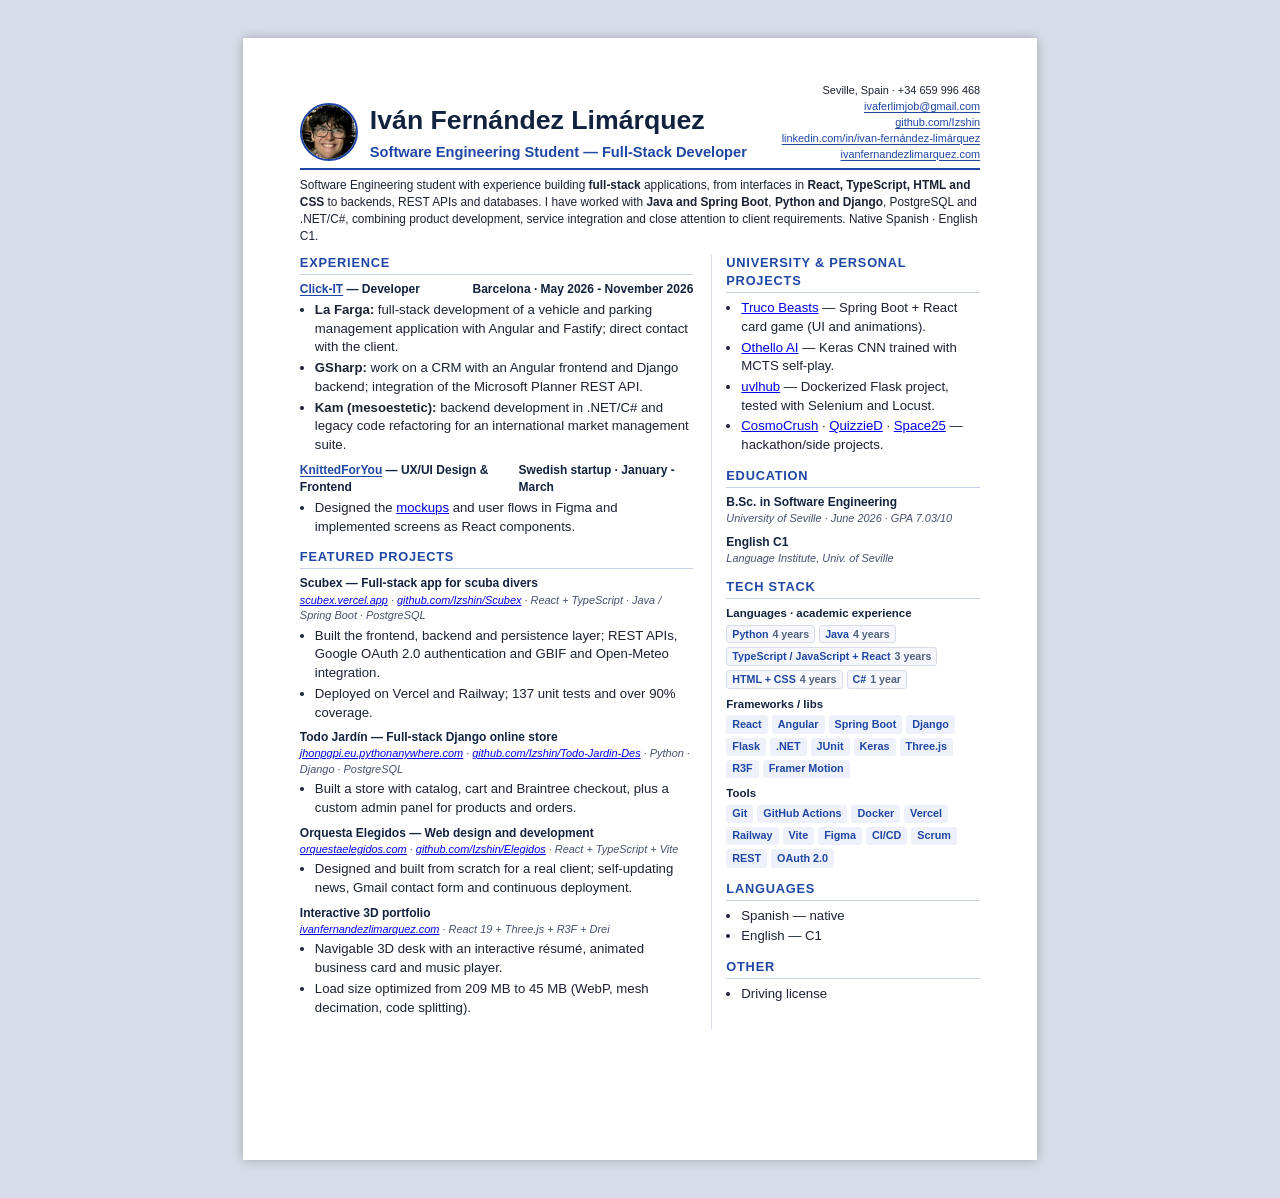
<file: CVPlantillas/cv-template-fullstack-en.html>
<!doctype html>
<html lang="en">
<head>
<meta charset="utf-8" />
<title>Iván Fernández Limárquez — Full-Stack CV</title>
<style>
  @page { size: A4 portrait; margin: 0; }
  * { box-sizing: border-box; }
  html, body {
    margin: 0;
    background: #d7dde8;
    -webkit-print-color-adjust: exact;
    print-color-adjust: exact;
  }
  body {
    font-family: 'Segoe UI', Arial, sans-serif;
    color: #1a2233;
    font-size: 9.9pt;
    line-height: 1.42;
  }
  .page {
    width: 210mm;
    min-height: 297mm;
    margin: 10mm auto;
    padding: 12mm 15mm;
    background: #fff;
    box-shadow: 0 0 10px rgba(0,0,0,0.25);
  }
  @media print {
    html, body { background: #fff; }
    .page { width: auto; min-height: auto; margin: 0; padding: 12mm 15mm; box-shadow: none; }
  }
  h1 { font-size: 20pt; margin: 0; color: #12233f; }
  .title { font-size: 11pt; color: #1f47a3; font-weight: 600; margin-top: 2px; }
  header {
    display: flex;
    justify-content: space-between;
    align-items: flex-end;
    border-bottom: 2.5px solid #1f47a3;
    padding-bottom: 6px;
    margin-bottom: 7px;
  }
  .identity { display: flex; align-items: center; gap: 12px; }
  .photo {
    width: 58px;
    height: 58px;
    border-radius: 50%;
    object-fit: cover;
    border: 2px solid #1f47a3;
    flex-shrink: 0;
  }
  .contact { text-align: right; font-size: 8.2pt; line-height: 1.45; }
  .contact a { color: #1f47a3; text-decoration: underline; text-underline-offset: 2px; }
  .summary { margin: 6px 0 9px; font-size: 8.9pt; }
  .columns { display: flex; gap: 18px; }
  .col-main { flex: 1.55; }
  .col-side { flex: 1; border-left: 1px solid #d7dde8; padding-left: 14px; }
  h2 {
    font-size: 9.6pt;
    text-transform: uppercase;
    letter-spacing: 0.06em;
    color: #1f47a3;
    border-bottom: 1px solid #c7d1e6;
    margin: 0 0 6px;
    padding-bottom: 2px;
  }
  section { margin-bottom: 12px; }
  .item { margin-bottom: 7px; }
  .item:last-child { margin-bottom: 0; }
  .item-head {
    display: flex;
    justify-content: space-between;
    font-weight: 700;
    font-size: 9pt;
    color: #12233f;
  }
  .item-head a { color: #1f47a3; text-decoration: underline; text-underline-offset: 2px; }
  .item-sub {
    font-style: italic;
    font-size: 8.2pt;
    color: #445070;
    margin-bottom: 1px;
  }
  ul { margin: 3px 0 0; padding-left: 15px; }
  li { margin-bottom: 2px; }
  .tags { display: flex; flex-wrap: wrap; gap: 4px; margin-top: 3px; }
  .tag {
    background: #eef1f9;
    color: #1f47a3;
    border-radius: 3px;
    padding: 1.5px 6px;
    font-size: 8.1pt;
    font-weight: 600;
    white-space: nowrap;
  }
  .academic-tags { display: flex; flex-wrap: wrap; gap: 4px; margin-top: 3px; }
  .academic-tag {
    display: inline-flex;
    align-items: center;
    gap: 4px;
    padding: 2px 5px;
    border: 1px solid #d7dde8;
    border-radius: 3px;
    background: #f5f7fc;
    font-size: 8pt;
    line-height: 1.2;
    white-space: nowrap;
  }
  .academic-tag strong { color: #1f47a3; }
  .academic-tag span { color: #53627d; font-weight: 600; }
  .skill-line { margin-bottom: 7px; }
  .skill-line b { display: block; font-size: 8.6pt; color: #12233f; margin-bottom: 2px; }
  footer {
    margin-top: 10px;
    padding-top: 6px;
    border-top: 1px solid #d7dde8;
    font-size: 7.6pt;
    color: #7280a0;
    text-align: center;
  }
  a { word-break: break-word; }
</style>
</head>
<body>
<div class="page">

<header>
  <div class="identity">
    <img class="photo" src="me.jpg" alt="Iván Fernández Limárquez" />
    <div>
      <h1>Iván Fernández Limárquez</h1>
      <div class="title">Software Engineering Student — Full-Stack Developer</div>
    </div>
  </div>
  <div class="contact">
    Seville, Spain · +34 659 996 468<br/>
    <a href="mailto:ivaferlimjob@gmail.com">ivaferlimjob@gmail.com</a><br/>
    <a href="https://github.com/Izshin">github.com/Izshin</a><br/>
    <a href="https://www.linkedin.com/in/ivan-fern%C3%A1ndez-lim%C3%A1rquez/">linkedin.com/in/ivan-fernández-limárquez</a><br/>
    <a href="https://ivanfernandezlimarquez.com">ivanfernandezlimarquez.com</a>
  </div>
</header>

<p class="summary">
  Software Engineering student with experience building <b>full-stack</b> applications,
  from interfaces in <b>React, TypeScript, HTML and CSS</b> to backends, REST APIs and databases.
  I have worked with <b>Java and Spring Boot</b>, <b>Python and Django</b>, PostgreSQL and .NET/C#,
  combining product development, service integration and close attention to client requirements.
  Native Spanish · English C1.
</p>

<div class="columns">
  <div class="col-main">

    <section>
      <h2>Experience</h2>
      <div class="item">
        <div class="item-head"><span><a href="https://click-it.es/">Click-IT</a> — Developer</span><span>Barcelona · May 2026 - November 2026</span></div>
        <ul>
          <li><b>La Farga:</b> full-stack development of a vehicle and parking management application with Angular and Fastify; direct contact with the client.</li>
          <li><b>GSharp:</b> work on a CRM with an Angular frontend and Django backend; integration of the Microsoft Planner REST API.</li>
          <li><b>Kam (mesoestetic):</b> backend development in .NET/C# and legacy code refactoring for an international market management suite.</li>
        </ul>
      </div>
      <div class="item">
        <div class="item-head"><span><a href="https://www.facebook.com/knittedforyou/">KnittedForYou</a> — UX/UI Design &amp; Frontend</span><span>Swedish startup · January - March</span></div>
        <ul>
          <li>Designed the <a href="https://www.figma.com/design/ivY7HPLWbzuRNq33VFGL4U/Knitting-Preview-mock?node-id=199-4858">mockups</a> and user flows in Figma and implemented screens as React components.</li>
        </ul>
      </div>
    </section>

    <section>
      <h2>Featured projects</h2>
      <div class="item">
        <div class="item-head">Scubex — Full-stack app for scuba divers</div>
        <div class="item-sub"><a href="https://scubex.vercel.app/">scubex.vercel.app</a> · <a href="https://github.com/Izshin/Scubex">github.com/Izshin/Scubex</a> · React + TypeScript · Java / Spring Boot · PostgreSQL</div>
        <ul>
          <li>Built the frontend, backend and persistence layer; REST APIs, Google OAuth 2.0 authentication and GBIF and Open-Meteo integration.</li>
          <li>Deployed on Vercel and Railway; 137 unit tests and over 90% coverage.</li>
        </ul>
      </div>
      <div class="item">
        <div class="item-head">Todo Jardín — Full-stack Django online store</div>
        <div class="item-sub"><a href="https://jhonpgpi.eu.pythonanywhere.com/">jhonpgpi.eu.pythonanywhere.com</a> · <a href="https://github.com/Izshin/Todo-Jardin-Des">github.com/Izshin/Todo-Jardin-Des</a> · Python · Django · PostgreSQL</div>
        <ul>
          <li>Built a store with catalog, cart and Braintree checkout, plus a custom admin panel for products and orders.</li>
        </ul>
      </div>
      <div class="item">
        <div class="item-head">Orquesta Elegidos — Web design and development</div>
        <div class="item-sub"><a href="https://orquestaelegidos.com/">orquestaelegidos.com</a> · <a href="https://github.com/Izshin/Elegidos">github.com/Izshin/Elegidos</a> · React + TypeScript + Vite</div>
        <ul>
          <li>Designed and built from scratch for a real client; self-updating news, Gmail contact form and continuous deployment.</li>
        </ul>
      </div>
      <div class="item">
        <div class="item-head">Interactive 3D portfolio</div>
        <div class="item-sub"><a href="https://ivanfernandezlimarquez.com">ivanfernandezlimarquez.com</a> · React 19 + Three.js + R3F + Drei</div>
        <ul>
          <li>Navigable 3D desk with an interactive résumé, animated business card and music player.</li>
          <li>Load size optimized from 209&nbsp;MB to 45&nbsp;MB (WebP, mesh decimation, code splitting).</li>
        </ul>
      </div>
    </section>

  </div>

  <div class="col-side">

    <section>
      <h2>University &amp; personal projects</h2>
      <ul>
        <li><a href="https://github.com/Izshin/Truco">Truco Beasts</a> — Spring Boot + React card game (UI and animations).</li>
        <li><a href="https://github.com/Izshin/Othelo-AI-bot">Othello AI</a> — Keras CNN trained with MCTS self-play.</li>
        <li><a href="https://github.com/Izshin/uvlhub">uvlhub</a> — Dockerized Flask project, tested with Selenium and Locust.</li>
        <li><a href="https://github.com/Izshin/CosmoCrush">CosmoCrush</a> · <a href="https://github.com/Izshin/QuizzieD">QuizzieD</a> · <a href="https://github.com/Space-Mon-Keys/Frontend">Space25</a> — hackathon/side projects.</li>
      </ul>
    </section>

    <section>
      <h2>Education</h2>
      <div class="item">
        <div class="item-head" style="display:block;">B.Sc. in Software Engineering</div>
        <div class="item-sub">University of Seville · June 2026 · GPA 7.03/10</div>
      </div>
      <div class="item">
        <div class="item-head" style="display:block;">English C1</div>
        <div class="item-sub">Language Institute, Univ. of Seville</div>
      </div>
    </section>

    <section>
      <h2>Tech stack</h2>
      <div class="skill-line">
        <b>Languages · academic experience</b>
        <div class="academic-tags">
          <span class="academic-tag"><strong>Python</strong><span>4 years</span></span>
          <span class="academic-tag"><strong>Java</strong><span>4 years</span></span>
          <span class="academic-tag"><strong>TypeScript / JavaScript + React</strong><span>3 years</span></span>
          <span class="academic-tag"><strong>HTML + CSS</strong><span>4 years</span></span>
          <span class="academic-tag"><strong>C#</strong><span>1 year</span></span>
        </div>
      </div>
      <div class="skill-line">
        <b>Frameworks / libs</b>
        <div class="tags">
          <span class="tag">React</span><span class="tag">Angular</span><span class="tag">Spring Boot</span>
          <span class="tag">Django</span><span class="tag">Flask</span><span class="tag">.NET</span>
          <span class="tag">JUnit</span><span class="tag">Keras</span><span class="tag">Three.js</span>
          <span class="tag">R3F</span><span class="tag">Framer Motion</span>
        </div>
      </div>
      <div class="skill-line">
        <b>Tools</b>
        <div class="tags">
          <span class="tag">Git</span><span class="tag">GitHub Actions</span><span class="tag">Docker</span>
          <span class="tag">Vercel</span><span class="tag">Railway</span><span class="tag">Vite</span>
          <span class="tag">Figma</span><span class="tag">CI/CD</span><span class="tag">Scrum</span>
          <span class="tag">REST</span><span class="tag">OAuth 2.0</span>
        </div>
      </div>
    </section>

    <section>
      <h2>Languages</h2>
      <ul>
        <li>Spanish — native</li>
        <li>English — C1</li>
      </ul>
    </section>

    <section>
      <h2>Other</h2>
      <ul>
        <li>Driving license</li>
      </ul>
    </section>

  </div>
</div>

</div>
</body>
</html>
</file>
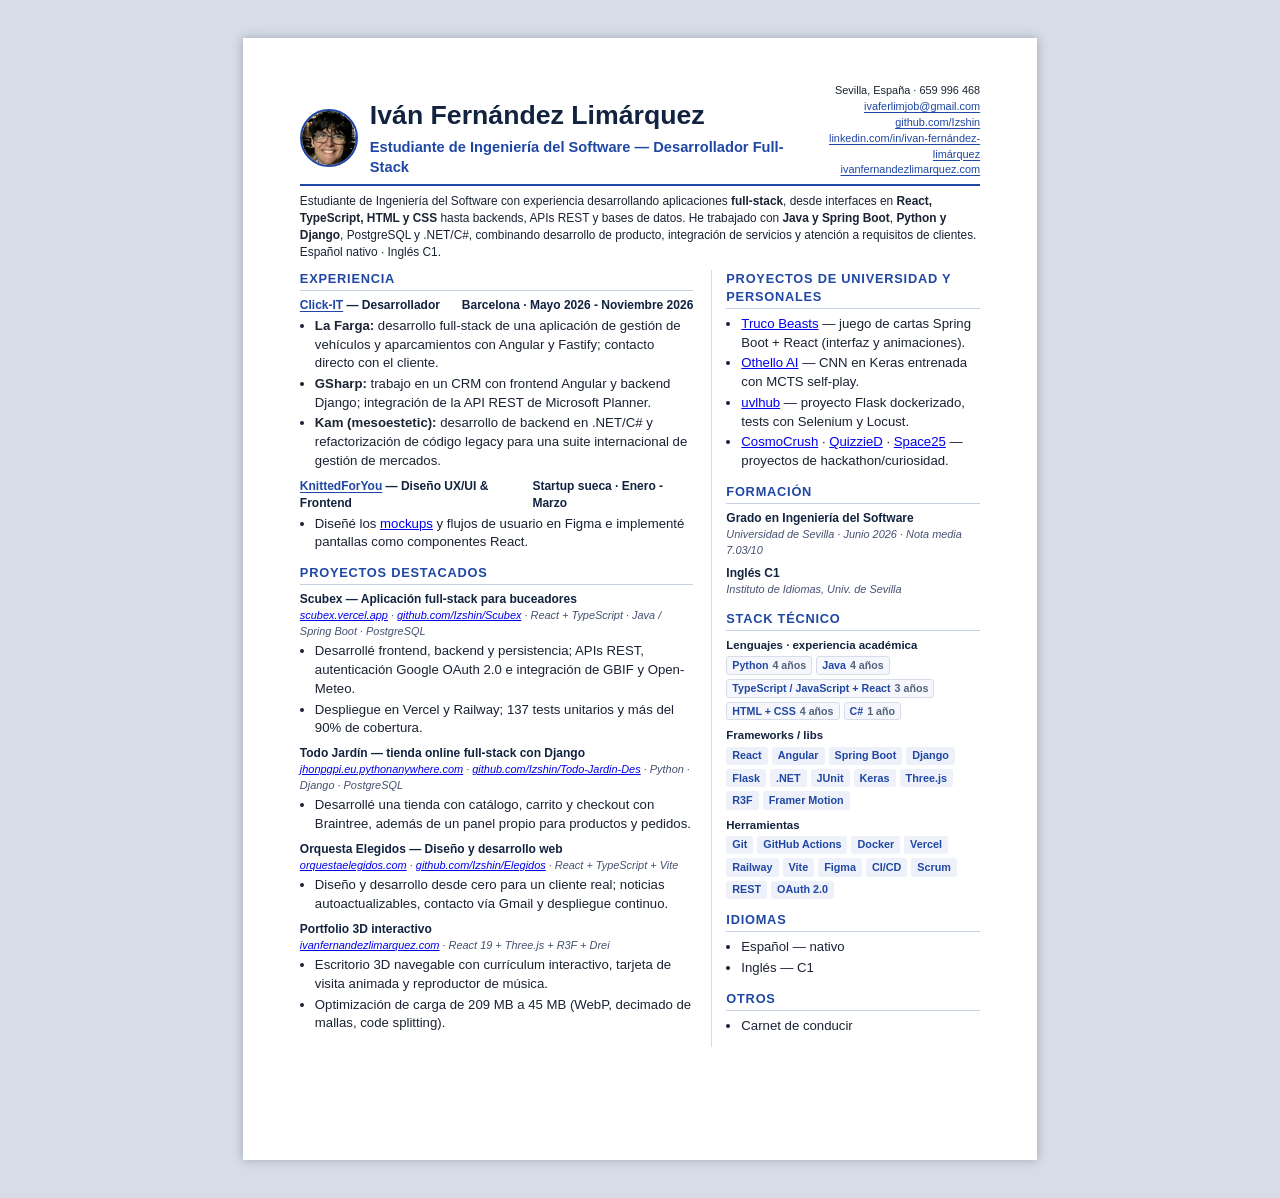
<file: CVPlantillas/cv-template-fullstack.html>
<!doctype html>
<html lang="es">
<head>
<meta charset="utf-8" />
<title>Iván Fernández Limárquez — CV Full-Stack</title>
<style>
  @page { size: A4 portrait; margin: 0; }
  * { box-sizing: border-box; }
  html, body {
    margin: 0;
    background: #d7dde8;
    -webkit-print-color-adjust: exact;
    print-color-adjust: exact;
  }
  body {
    font-family: 'Segoe UI', Arial, sans-serif;
    color: #1a2233;
    font-size: 9.9pt;
    line-height: 1.42;
  }
  .page {
    width: 210mm;
    min-height: 297mm;
    margin: 10mm auto;
    padding: 12mm 15mm;
    background: #fff;
    box-shadow: 0 0 10px rgba(0,0,0,0.25);
  }
  @media print {
    html, body { background: #fff; }
    .page { width: auto; min-height: auto; margin: 0; padding: 12mm 15mm; box-shadow: none; }
  }
  h1 { font-size: 20pt; margin: 0; color: #12233f; }
  .title { font-size: 11pt; color: #1f47a3; font-weight: 600; margin-top: 2px; }
  header {
    display: flex;
    justify-content: space-between;
    align-items: flex-end;
    border-bottom: 2.5px solid #1f47a3;
    padding-bottom: 6px;
    margin-bottom: 7px;
  }
  .identity { display: flex; align-items: center; gap: 12px; }
  .photo {
    width: 58px;
    height: 58px;
    border-radius: 50%;
    object-fit: cover;
    border: 2px solid #1f47a3;
    flex-shrink: 0;
  }
  .contact { text-align: right; font-size: 8.2pt; line-height: 1.45; }
  .contact a { color: #1f47a3; text-decoration: underline; text-underline-offset: 2px; }
  .summary { margin: 6px 0 9px; font-size: 8.9pt; }
  .columns { display: flex; gap: 18px; }
  .col-main { flex: 1.55; }
  .col-side { flex: 1; border-left: 1px solid #d7dde8; padding-left: 14px; }
  h2 {
    font-size: 9.6pt;
    text-transform: uppercase;
    letter-spacing: 0.06em;
    color: #1f47a3;
    border-bottom: 1px solid #c7d1e6;
    margin: 0 0 6px;
    padding-bottom: 2px;
  }
  section { margin-bottom: 12px; }
  .item { margin-bottom: 7px; }
  .item:last-child { margin-bottom: 0; }
  .item-head {
    display: flex;
    justify-content: space-between;
    font-weight: 700;
    font-size: 9pt;
    color: #12233f;
  }
  .item-head a { color: #1f47a3; text-decoration: underline; text-underline-offset: 2px; }
  .item-sub {
    font-style: italic;
    font-size: 8.2pt;
    color: #445070;
    margin-bottom: 1px;
  }
  ul { margin: 3px 0 0; padding-left: 15px; }
  li { margin-bottom: 2px; }
  .tags { display: flex; flex-wrap: wrap; gap: 4px; margin-top: 3px; }
  .tag {
    background: #eef1f9;
    color: #1f47a3;
    border-radius: 3px;
    padding: 1.5px 6px;
    font-size: 8.1pt;
    font-weight: 600;
    white-space: nowrap;
  }
  .academic-tags { display: flex; flex-wrap: wrap; gap: 4px; margin-top: 3px; }
  .academic-tag {
    display: inline-flex;
    align-items: center;
    gap: 4px;
    padding: 2px 5px;
    border: 1px solid #d7dde8;
    border-radius: 3px;
    background: #f5f7fc;
    font-size: 8pt;
    line-height: 1.2;
    white-space: nowrap;
  }
  .academic-tag strong { color: #1f47a3; }
  .academic-tag span { color: #53627d; font-weight: 600; }
  .skill-line { margin-bottom: 7px; }
  .skill-line b { display: block; font-size: 8.6pt; color: #12233f; margin-bottom: 2px; }
  footer {
    margin-top: 10px;
    padding-top: 6px;
    border-top: 1px solid #d7dde8;
    font-size: 7.6pt;
    color: #7280a0;
    text-align: center;
  }
  a { word-break: break-word; }
</style>
</head>
<body>
<div class="page">

<header>
  <div class="identity">
    <img class="photo" src="me.jpg" alt="Iván Fernández Limárquez" />
    <div>
      <h1>Iván Fernández Limárquez</h1>
      <div class="title">Estudiante de Ingeniería del Software — Desarrollador Full-Stack</div>
    </div>
  </div>
  <div class="contact">
    Sevilla, España · 659 996 468<br/>
    <a href="mailto:ivaferlimjob@gmail.com">ivaferlimjob@gmail.com</a><br/>
    <a href="https://github.com/Izshin">github.com/Izshin</a><br/>
    <a href="https://www.linkedin.com/in/ivan-fern%C3%A1ndez-lim%C3%A1rquez/">linkedin.com/in/ivan-fernández-limárquez</a><br/>
    <a href="https://ivanfernandezlimarquez.com">ivanfernandezlimarquez.com</a>
  </div>
</header>

<p class="summary">
  Estudiante de Ingeniería del Software con experiencia desarrollando aplicaciones <b>full-stack</b>,
  desde interfaces en <b>React, TypeScript, HTML y CSS</b> hasta backends, APIs REST y bases de datos.
  He trabajado con <b>Java y Spring Boot</b>, <b>Python y Django</b>, PostgreSQL y .NET/C#,
  combinando desarrollo de producto, integración de servicios y atención a requisitos de clientes.
  Español nativo · Inglés C1.
</p>

<div class="columns">
  <div class="col-main">

    <section>
      <h2>Experiencia</h2>
      <div class="item">
        <div class="item-head"><span><a href="https://click-it.es/">Click-IT</a> — Desarrollador</span><span>Barcelona · Mayo 2026 - Noviembre 2026</span></div>
        <ul>
          <li><b>La Farga:</b> desarrollo full-stack de una aplicación de gestión de vehículos y aparcamientos con Angular y Fastify; contacto directo con el cliente.</li>
          <li><b>GSharp:</b> trabajo en un CRM con frontend Angular y backend Django; integración de la API REST de Microsoft Planner.</li>
          <li><b>Kam (mesoestetic):</b> desarrollo de backend en .NET/C# y refactorización de código legacy para una suite internacional de gestión de mercados.</li>
        </ul>
      </div>
      <div class="item">
        <div class="item-head"><span><a href="https://www.facebook.com/knittedforyou/">KnittedForYou</a> — Diseño UX/UI &amp; Frontend</span><span>Startup sueca · Enero - Marzo</span></div>
        <ul>
          <li>Diseñé los <a href="https://www.figma.com/design/ivY7HPLWbzuRNq33VFGL4U/Knitting-Preview-mock?node-id=199-4858">mockups</a> y flujos de usuario en Figma e implementé pantallas como componentes React.</li>
        </ul>
      </div>
    </section>

    <section>
      <h2>Proyectos destacados</h2>
      <div class="item">
        <div class="item-head">Scubex — Aplicación full-stack para buceadores</div>
        <div class="item-sub"><a href="https://scubex.vercel.app/">scubex.vercel.app</a> · <a href="https://github.com/Izshin/Scubex">github.com/Izshin/Scubex</a> · React + TypeScript · Java / Spring Boot · PostgreSQL</div>
        <ul>
          <li>Desarrollé frontend, backend y persistencia; APIs REST, autenticación Google OAuth 2.0 e integración de GBIF y Open-Meteo.</li>
          <li>Despliegue en Vercel y Railway; 137 tests unitarios y más del 90% de cobertura.</li>
        </ul>
      </div>
      <div class="item">
        <div class="item-head">Todo Jardín — tienda online full-stack con Django</div>
        <div class="item-sub"><a href="https://jhonpgpi.eu.pythonanywhere.com/">jhonpgpi.eu.pythonanywhere.com</a> · <a href="https://github.com/Izshin/Todo-Jardin-Des">github.com/Izshin/Todo-Jardin-Des</a> · Python · Django · PostgreSQL</div>
        <ul>
          <li>Desarrollé una tienda con catálogo, carrito y checkout con Braintree, además de un panel propio para productos y pedidos.</li>
        </ul>
      </div>
      <div class="item">
        <div class="item-head">Orquesta Elegidos — Diseño y desarrollo web</div>
        <div class="item-sub"><a href="https://orquestaelegidos.com/">orquestaelegidos.com</a> · <a href="https://github.com/Izshin/Elegidos">github.com/Izshin/Elegidos</a> · React + TypeScript + Vite</div>
        <ul>
          <li>Diseño y desarrollo desde cero para un cliente real; noticias autoactualizables, contacto vía Gmail y despliegue continuo.</li>
        </ul>
      </div>
      <div class="item">
        <div class="item-head">Portfolio 3D interactivo</div>
        <div class="item-sub"><a href="https://ivanfernandezlimarquez.com">ivanfernandezlimarquez.com</a> · React 19 + Three.js + R3F + Drei</div>
        <ul>
          <li>Escritorio 3D navegable con currículum interactivo, tarjeta de visita animada y reproductor de música.</li>
          <li>Optimización de carga de 209&nbsp;MB a 45&nbsp;MB (WebP, decimado de mallas, code splitting).</li>
        </ul>
      </div>
    </section>

  </div>

  <div class="col-side">

    <section>
      <h2>Proyectos de universidad y personales</h2>
      <ul>
        <li><a href="https://github.com/Izshin/Truco">Truco Beasts</a> — juego de cartas Spring Boot + React (interfaz y animaciones).</li>
        <li><a href="https://github.com/Izshin/Othelo-AI-bot">Othello AI</a> — CNN en Keras entrenada con MCTS self-play.</li>
        <li><a href="https://github.com/Izshin/uvlhub">uvlhub</a> — proyecto Flask dockerizado, tests con Selenium y Locust.</li>
        <li><a href="https://github.com/Izshin/CosmoCrush">CosmoCrush</a> · <a href="https://github.com/Izshin/QuizzieD">QuizzieD</a> · <a href="https://github.com/Space-Mon-Keys/Frontend">Space25</a> — proyectos de hackathon/curiosidad.</li>
      </ul>
    </section>

    <section>
      <h2>Formación</h2>
      <div class="item">
        <div class="item-head" style="display:block;">Grado en Ingeniería del Software</div>
        <div class="item-sub">Universidad de Sevilla · Junio 2026 · Nota media 7.03/10</div>
      </div>
      <div class="item">
        <div class="item-head" style="display:block;">Inglés C1</div>
        <div class="item-sub">Instituto de Idiomas, Univ. de Sevilla</div>
      </div>
    </section>

    <section>
      <h2>Stack técnico</h2>
      <div class="skill-line">
        <b>Lenguajes · experiencia académica</b>
        <div class="academic-tags">
          <span class="academic-tag"><strong>Python</strong><span>4 años</span></span>
          <span class="academic-tag"><strong>Java</strong><span>4 años</span></span>
          <span class="academic-tag"><strong>TypeScript / JavaScript + React</strong><span>3 años</span></span>
          <span class="academic-tag"><strong>HTML + CSS</strong><span>4 años</span></span>
          <span class="academic-tag"><strong>C#</strong><span>1 año</span></span>
        </div>
      </div>
      <div class="skill-line">
        <b>Frameworks / libs</b>
        <div class="tags">
          <span class="tag">React</span><span class="tag">Angular</span><span class="tag">Spring Boot</span>
          <span class="tag">Django</span><span class="tag">Flask</span><span class="tag">.NET</span>
          <span class="tag">JUnit</span><span class="tag">Keras</span><span class="tag">Three.js</span>
          <span class="tag">R3F</span><span class="tag">Framer Motion</span>
        </div>
      </div>
      <div class="skill-line">
        <b>Herramientas</b>
        <div class="tags">
          <span class="tag">Git</span><span class="tag">GitHub Actions</span><span class="tag">Docker</span>
          <span class="tag">Vercel</span><span class="tag">Railway</span><span class="tag">Vite</span>
          <span class="tag">Figma</span><span class="tag">CI/CD</span><span class="tag">Scrum</span>
          <span class="tag">REST</span><span class="tag">OAuth 2.0</span>
        </div>
      </div>
    </section>

    <section>
      <h2>Idiomas</h2>
      <ul>
        <li>Español — nativo</li>
        <li>Inglés — C1</li>
      </ul>
    </section>

    <section>
      <h2>Otros</h2>
      <ul>
        <li>Carnet de conducir</li>
      </ul>
    </section>

  </div>
</div>

</div>
</body>
</html>
</file>
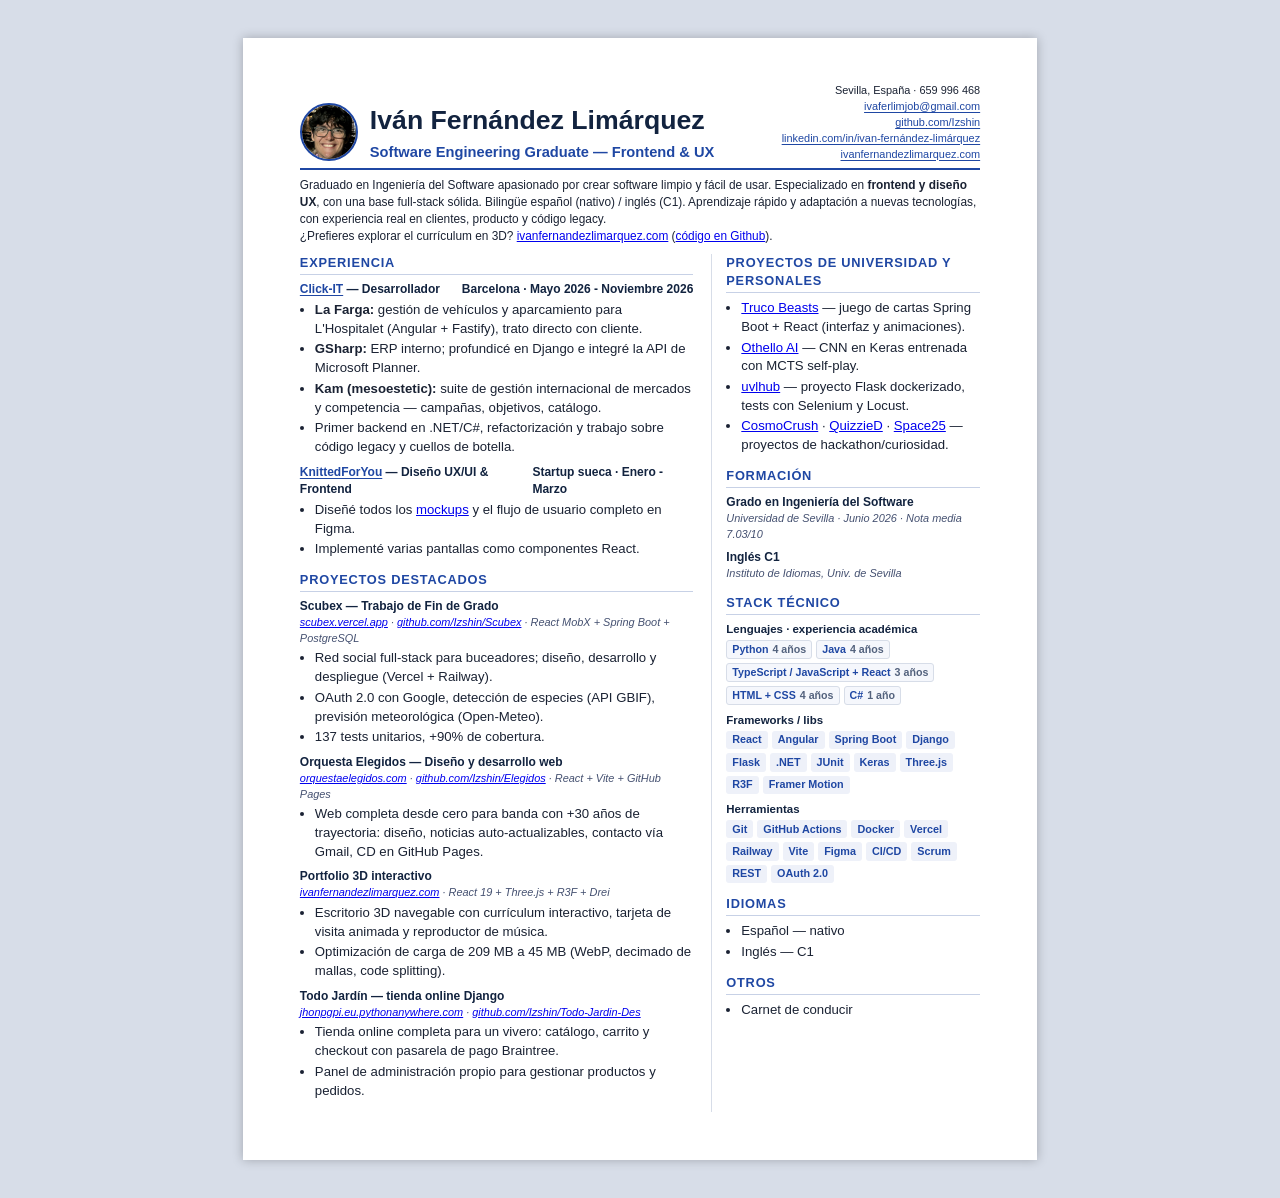
<file: CVPlantillas/cv-template.html>
<!doctype html>
<html lang="es">
<head>
<meta charset="utf-8" />
<title>Iván Fernández Limárquez — CV</title>
<style>
  @page { size: A4 portrait; margin: 0; }
  * { box-sizing: border-box; }
  html, body {
    margin: 0;
    background: #d7dde8;
    -webkit-print-color-adjust: exact;
    print-color-adjust: exact;
  }
  body {
    font-family: 'Segoe UI', Arial, sans-serif;
    color: #1a2233;
    font-size: 9.9pt;
    line-height: 1.42;
  }
  .page {
    width: 210mm;
    min-height: 297mm;
    margin: 10mm auto;
    padding: 12mm 15mm;
    background: #fff;
    box-shadow: 0 0 10px rgba(0,0,0,0.25);
  }
  @media print {
    html, body { background: #fff; }
    .page { width: auto; min-height: auto; margin: 0; padding: 12mm 15mm; box-shadow: none; }
  }
  h1 { font-size: 20pt; margin: 0; color: #12233f; }
  .title { font-size: 11pt; color: #1f47a3; font-weight: 600; margin-top: 2px; }
  header {
    display: flex;
    justify-content: space-between;
    align-items: flex-end;
    border-bottom: 2.5px solid #1f47a3;
    padding-bottom: 6px;
    margin-bottom: 7px;
  }
  .identity { display: flex; align-items: center; gap: 12px; }
  .photo {
    width: 58px;
    height: 58px;
    border-radius: 50%;
    object-fit: cover;
    border: 2px solid #1f47a3;
    flex-shrink: 0;
  }
  .contact { text-align: right; font-size: 8.2pt; line-height: 1.45; }
  .contact a { color: #1f47a3; text-decoration: underline; text-underline-offset: 2px; }
  .summary { margin: 6px 0 9px; font-size: 8.9pt; }
  .columns { display: flex; gap: 18px; }
  .col-main { flex: 1.55; }
  .col-side { flex: 1; border-left: 1px solid #d7dde8; padding-left: 14px; }
  h2 {
    font-size: 9.6pt;
    text-transform: uppercase;
    letter-spacing: 0.06em;
    color: #1f47a3;
    border-bottom: 1px solid #c7d1e6;
    margin: 0 0 6px;
    padding-bottom: 2px;
  }
  section { margin-bottom: 12px; }
  .item { margin-bottom: 7px; }
  .item:last-child { margin-bottom: 0; }
  .item-head {
    display: flex;
    justify-content: space-between;
    font-weight: 700;
    font-size: 9pt;
    color: #12233f;
  }
  .item-head a { color: #1f47a3; text-decoration: underline; text-underline-offset: 2px; }
  .item-sub {
    font-style: italic;
    font-size: 8.2pt;
    color: #445070;
    margin-bottom: 1px;
  }
  ul { margin: 3px 0 0; padding-left: 15px; }
  li { margin-bottom: 2px; }
  .tags { display: flex; flex-wrap: wrap; gap: 4px; margin-top: 3px; }
  .tag {
    background: #eef1f9;
    color: #1f47a3;
    border-radius: 3px;
    padding: 1.5px 6px;
    font-size: 8.1pt;
    font-weight: 600;
    white-space: nowrap;
  }
  .academic-tags { display: flex; flex-wrap: wrap; gap: 4px; margin-top: 3px; }
  .academic-tag {
    display: inline-flex;
    align-items: center;
    gap: 4px;
    padding: 2px 5px;
    border: 1px solid #d7dde8;
    border-radius: 3px;
    background: #f5f7fc;
    font-size: 8pt;
    line-height: 1.2;
    white-space: nowrap;
  }
  .academic-tag strong { color: #1f47a3; }
  .academic-tag span { color: #53627d; font-weight: 600; }
  .skill-line { margin-bottom: 7px; }
  .skill-line b { display: block; font-size: 8.6pt; color: #12233f; margin-bottom: 2px; }
  footer {
    margin-top: 10px;
    padding-top: 6px;
    border-top: 1px solid #d7dde8;
    font-size: 7.6pt;
    color: #7280a0;
    text-align: center;
  }
  a { word-break: break-word; }
</style>
</head>
<body>
<div class="page">

<header>
  <div class="identity">
    <img class="photo" src="me.jpg" alt="Iván Fernández Limárquez" />
    <div>
      <h1>Iván Fernández Limárquez</h1>
      <div class="title">Software Engineering Graduate — Frontend &amp; UX</div>
    </div>
  </div>
  <div class="contact">
    Sevilla, España · 659 996 468<br/>
    <a href="mailto:ivaferlimjob@gmail.com">ivaferlimjob@gmail.com</a><br/>
    <a href="https://github.com/Izshin">github.com/Izshin</a><br/>
    <a href="https://www.linkedin.com/in/ivan-fern%C3%A1ndez-lim%C3%A1rquez/">linkedin.com/in/ivan-fernández-limárquez</a><br/>
    <a href="https://ivanfernandezlimarquez.com">ivanfernandezlimarquez.com</a>
  </div>
</header>

<p class="summary">
  Graduado en Ingeniería del Software apasionado por crear software limpio y fácil de usar.
  Especializado en <b>frontend y diseño UX</b>, con una base full-stack sólida.
  Bilingüe español (nativo) / inglés (C1). Aprendizaje rápido y adaptación a nuevas
  tecnologías, con experiencia real en clientes, producto y código legacy.
  <br/>¿Prefieres explorar el currículum en 3D? <a href="https://ivanfernandezlimarquez.com">ivanfernandezlimarquez.com</a>
  (<a href="https://github.com/Izshin/webPortfolio">código en Github</a>).
</p>

<div class="columns">
  <div class="col-main">

    <section>
      <h2>Experiencia</h2>
      <div class="item">
        <div class="item-head"><span><a href="https://click-it.es/">Click-IT</a> — Desarrollador</span><span>Barcelona · Mayo 2026 - Noviembre 2026</span></div>
        <ul>
          <li><b>La Farga:</b> gestión de vehículos y aparcamiento para L'Hospitalet (Angular + Fastify), trato directo con cliente.</li>
          <li><b>GSharp:</b> ERP interno; profundicé en Django e integré la API de Microsoft Planner.</li>
          <li><b>Kam (mesoestetic):</b> suite de gestión internacional de mercados y competencia — campañas, objetivos, catálogo.</li>
          <li>Primer backend en .NET/C#, refactorización y trabajo sobre código legacy y cuellos de botella.</li>
        </ul>
      </div>
      <div class="item">
        <div class="item-head"><span><a href="https://www.facebook.com/knittedforyou/">KnittedForYou</a> — Diseño UX/UI &amp; Frontend</span><span>Startup sueca · Enero - Marzo</span></div>
        <ul>
          <li>Diseñé todos los <a href="https://www.figma.com/design/ivY7HPLWbzuRNq33VFGL4U/Knitting-Preview-mock?node-id=199-4858">mockups</a> y el flujo de usuario completo en Figma.</li>
          <li>Implementé varias pantallas como componentes React.</li>
        </ul>
      </div>
    </section>

    <section>
      <h2>Proyectos destacados</h2>
      <div class="item">
        <div class="item-head">Scubex — Trabajo de Fin de Grado</div>
        <div class="item-sub"><a href="https://scubex.vercel.app/">scubex.vercel.app</a> · <a href="https://github.com/Izshin/Scubex">github.com/Izshin/Scubex</a> · React MobX + Spring Boot + PostgreSQL</div>
        <ul>
          <li>Red social full-stack para buceadores; diseño, desarrollo y despliegue (Vercel + Railway).</li>
          <li>OAuth 2.0 con Google, detección de especies (API GBIF), previsión meteorológica (Open-Meteo).</li>
          <li>137 tests unitarios, +90% de cobertura.</li>
        </ul>
      </div>
      <div class="item">
        <div class="item-head">Orquesta Elegidos — Diseño y desarrollo web</div>
        <div class="item-sub"><a href="https://orquestaelegidos.com/">orquestaelegidos.com</a> · <a href="https://github.com/Izshin/Elegidos">github.com/Izshin/Elegidos</a> · React + Vite + GitHub Pages</div>
        <ul>
          <li>Web completa desde cero para banda con +30 años de trayectoria: diseño, noticias auto-actualizables, contacto vía Gmail, CD en GitHub Pages.</li>
        </ul>
      </div>
      <div class="item">
        <div class="item-head">Portfolio 3D interactivo</div>
        <div class="item-sub"><a href="https://ivanfernandezlimarquez.com">ivanfernandezlimarquez.com</a> · React 19 + Three.js + R3F + Drei</div>
        <ul>
          <li>Escritorio 3D navegable con currículum interactivo, tarjeta de visita animada y reproductor de música.</li>
          <li>Optimización de carga de 209&nbsp;MB a 45&nbsp;MB (WebP, decimado de mallas, code splitting).</li>
        </ul>
      </div>
      <div class="item">
        <div class="item-head">Todo Jardín — tienda online Django</div>
        <div class="item-sub"><a href="https://jhonpgpi.eu.pythonanywhere.com/">jhonpgpi.eu.pythonanywhere.com</a> · <a href="https://github.com/Izshin/Todo-Jardin-Des">github.com/Izshin/Todo-Jardin-Des</a></div>
        <ul>
          <li>Tienda online completa para un vivero: catálogo, carrito y checkout con pasarela de pago Braintree.</li>
          <li>Panel de administración propio para gestionar productos y pedidos.</li>
        </ul>
      </div>
    </section>

  </div>

  <div class="col-side">

    <section>
      <h2>Proyectos de universidad y personales</h2>
      <ul>
        <li><a href="https://github.com/Izshin/Truco">Truco Beasts</a> — juego de cartas Spring Boot + React (interfaz y animaciones).</li>
        <li><a href="https://github.com/Izshin/Othelo-AI-bot">Othello AI</a> — CNN en Keras entrenada con MCTS self-play.</li>
        <li><a href="https://github.com/Izshin/uvlhub">uvlhub</a> — proyecto Flask dockerizado, tests con Selenium y Locust.</li>
        <li><a href="https://github.com/Izshin/CosmoCrush">CosmoCrush</a> · <a href="https://github.com/Izshin/QuizzieD">QuizzieD</a> · <a href="https://github.com/Space-Mon-Keys/Frontend">Space25</a> — proyectos de hackathon/curiosidad.</li>
      </ul>
    </section>

    <section>
      <h2>Formación</h2>
      <div class="item">
        <div class="item-head" style="display:block;">Grado en Ingeniería del Software</div>
        <div class="item-sub">Universidad de Sevilla · Junio 2026 · Nota media 7.03/10</div>
      </div>
      <div class="item">
        <div class="item-head" style="display:block;">Inglés C1</div>
        <div class="item-sub">Instituto de Idiomas, Univ. de Sevilla</div>
      </div>
    </section>

    <section>
      <h2>Stack técnico</h2>
      <div class="skill-line">
        <b>Lenguajes · experiencia académica</b>
        <div class="academic-tags">
          <span class="academic-tag"><strong>Python</strong><span>4 años</span></span>
          <span class="academic-tag"><strong>Java</strong><span>4 años</span></span>
          <span class="academic-tag"><strong>TypeScript / JavaScript + React</strong><span>3 años</span></span>
          <span class="academic-tag"><strong>HTML + CSS</strong><span>4 años</span></span>
          <span class="academic-tag"><strong>C#</strong><span>1 año</span></span>
        </div>
      </div>
      <div class="skill-line">
        <b>Frameworks / libs</b>
        <div class="tags">
          <span class="tag">React</span><span class="tag">Angular</span><span class="tag">Spring Boot</span>
          <span class="tag">Django</span><span class="tag">Flask</span><span class="tag">.NET</span>
          <span class="tag">JUnit</span><span class="tag">Keras</span><span class="tag">Three.js</span>
          <span class="tag">R3F</span><span class="tag">Framer Motion</span>
        </div>
      </div>
      <div class="skill-line">
        <b>Herramientas</b>
        <div class="tags">
          <span class="tag">Git</span><span class="tag">GitHub Actions</span><span class="tag">Docker</span>
          <span class="tag">Vercel</span><span class="tag">Railway</span><span class="tag">Vite</span>
          <span class="tag">Figma</span><span class="tag">CI/CD</span><span class="tag">Scrum</span>
          <span class="tag">REST</span><span class="tag">OAuth 2.0</span>
        </div>
      </div>
    </section>

    <section>
      <h2>Idiomas</h2>
      <ul>
        <li>Español — nativo</li>
        <li>Inglés — C1</li>
      </ul>
    </section>

    <section>
      <h2>Otros</h2>
      <ul>
        <li>Carnet de conducir</li>
      </ul>
    </section>

  </div>
</div>

</div>
</body>
</html>
</file>
<file: app/styles.css>
/* ============================================================
   Panel de Candidaturas — estética iiSU / 3DS (launcher oscuro)
   ============================================================ */

:root {
  /* Superficies */
  --bg:        #0d0d12;
  --surface-1: #15151d;
  --surface-2: #1e1e29;
  --surface-3: #2a2a38;

  /* Texto */
  --text:      #f2f2f7;
  --text-dim:  #a0a0b0;
  --text-mute: #6c6c7d;

  /* Marca */
  --accent:      #7c3aed;
  --accent-soft: #a78bfa;
  --accent-strong: var(--accent-soft);
  --accent-glow: rgba(124, 58, 237, .35);

  /* Degradado de marca POR OFERTA — lo inyecta JS. Siempre dos colores. */
  --b1: #4ade80;
  --b2: #ef4444;

  /* Grosor del borde degradado y trama del tile */
  --tile-border: 5px;
  --dot-size: 6px;
  --dot-color: rgba(255, 255, 255, .055);
  --tile-mix-base: #0a0a0e;

  /* Estados de candidatura */
  --st-draft:    #6c6c7d;
  --st-sent:     #3b82f6;
  --st-progress: #f59e0b;
  --st-offer:    #22c55e;
  --st-rejected: #ef4444;

  /* Radios */
  --r-sm: 8px;
  --r-md: 14px;
  --r-lg: 20px;
  --r-tile: 13%;
  --r-pill: 999px;

  /* Espaciado */
  --s1: 4px; --s2: 8px; --s3: 12px; --s4: 16px;
  --s5: 24px; --s6: 32px; --s7: 48px;

  /* Sombras */
  --sh-1: 0 2px 8px rgba(0, 0, 0, .35);
  --sh-2: 0 8px 24px rgba(0, 0, 0, .45);
  --sh-glow: 0 0 0 2px var(--accent), 0 8px 28px var(--accent-glow);

  /* Movimiento */
  --ease: cubic-bezier(.2, .8, .2, 1);
  --fast: 120ms; --base: 200ms; --slow: 320ms;

  /* Tipografía */
  --font: "Inter", "Segoe UI", system-ui, sans-serif;
  --font-mono: "JetBrains Mono", ui-monospace, monospace;
}

/* Tema claro: mismos tokens de marca/estado, superficies invertidas. */
:root[data-theme='light'] {
  --bg:        #f0f0f4;
  --surface-1: #ffffff;
  --surface-2: #ececf2;
  --surface-3: #dcdce6;

  --text:      #1c1c26;
  --text-dim:  #5c5c6d;
  --text-mute: #8b8b9a;

  --dot-color: rgba(0, 0, 0, .06);
  --tile-mix-base: #f2f2f2;

  --sh-1: 0 2px 8px rgba(30, 30, 45, .10);
  --sh-2: 0 8px 24px rgba(30, 30, 45, .14);

  --accent-strong: #6423c9;
}

*, *::before, *::after { box-sizing: border-box; }

body {
  margin: 0;
  background: var(--bg);
  color: var(--text);
  font-family: var(--font);
  font-size: 15px;
  line-height: 1.6;
  -webkit-font-smoothing: antialiased;
  transition: background var(--base) var(--ease), color var(--base) var(--ease);
}

:focus-visible { outline: 2px solid var(--accent); outline-offset: 2px; }
img { display: block; max-width: 100%; }
button { font: inherit; }

@media (prefers-reduced-motion: reduce) {
  * { animation: none !important; transition-duration: 1ms !important; }
}

/* ================= Layout ================= */

.app {
  max-width: 1200px;
  margin: 0 auto;
  padding: clamp(24px, 4vw, 56px);
  display: flex;
  flex-direction: column;
  gap: var(--s5);
}

/* ================= Cabecera ================= */

.app-header {
  background: var(--surface-1);
  border: 1px solid var(--surface-3);
  border-radius: var(--r-lg);
  padding: var(--s4) var(--s5);
  display: flex;
  flex-wrap: wrap;
  gap: var(--s4);
  justify-content: space-between;
  align-items: center;
}

body.is-detail .app-header { display: none; }

.brand { display: flex; align-items: center; gap: var(--s3); }

.brand-logo {
  width: 48px;
  height: 48px;
  display: grid;
  place-items: center;
  border-radius: var(--r-md);
  background: linear-gradient(160deg, var(--accent), var(--accent-soft));
  color: #fff;
  font-weight: 700;
  letter-spacing: .02em;
}

.brand h1 {
  margin: 0;
  font-size: 22px;
  font-weight: 650;
  letter-spacing: -.01em;
}

.brand p {
  margin: 2px 0 0;
  font-size: 13px;
  font-weight: 500;
  color: var(--text-dim);
}

.stats { display: flex; flex-wrap: wrap; gap: var(--s5); }

.stat { display: flex; align-items: baseline; gap: var(--s2); }

.stat b { font-size: 20px; font-weight: 700; line-height: 1; color: var(--stat-c, var(--text)); }

.stat-label {
  display: inline-flex;
  align-items: center;
  gap: 6px;
  font-size: 11px;
  font-weight: 600;
  text-transform: uppercase;
  letter-spacing: .05em;
  color: var(--stat-c, var(--text-dim));
}

.stat-dot { width: 7px; height: 7px; border-radius: 50%; }

.btn.btn-icon {
  padding: 0;
  width: 40px;
  height: 40px;
  display: inline-grid;
  place-items: center;
  border-radius: var(--r-pill);
}

.icon-chevron-left {
  display: inline-block;
  width: 8px;
  height: 8px;
  border-style: solid;
  border-color: currentColor;
  border-width: 0 2px 2px 0;
  transform: rotate(135deg);
  margin-left: 2px;
}

.theme-toggle__icon {
  color: var(--accent-soft);
  transition: color var(--base) var(--ease);
}

.theme-toggle__sun { display: none; }

:root[data-theme='light'] .theme-toggle__icon { color: #f5a524; }
:root[data-theme='light'] .theme-toggle__moon { display: none; }
:root[data-theme='light'] .theme-toggle__sun { display: inline; }

/* ================= Contenido ================= */

.app-main { display: flex; flex-direction: column; gap: var(--s5); }

#view-list { display: flex; flex-direction: column; gap: var(--s6); }
#view-list[hidden], #view-detail[hidden] { display: none; }

.toolbar {
  display: flex;
  flex-wrap: wrap;
  gap: var(--s3);
  justify-content: space-between;
  align-items: center;
}

.filters { display: flex; flex-wrap: wrap; gap: var(--s2); }

.filter-chip {
  padding: 4px 10px;
  border-radius: 6px;
  background: var(--surface-2);
  border: 1px solid var(--surface-3);
  color: var(--text-dim);
  font-size: 12px;
  font-weight: 600;
  cursor: pointer;
  transition: background var(--fast) var(--ease), border-color var(--fast) var(--ease), color var(--fast) var(--ease);
}

.filter-chip:hover { border-color: var(--chip-c, var(--accent)); color: var(--chip-c, var(--text)); }

.filter-chip[aria-pressed='true'] {
  background: color-mix(in srgb, var(--chip-c, var(--accent)) 20%, var(--surface-1));
  border-color: var(--chip-c, var(--accent));
  color: var(--chip-c, var(--text));
}

.toolbar-actions { display: flex; gap: var(--s2); align-items: center; }
.toolbar-actions .input { width: 200px; }

/* ================= Inputs ================= */

.input, .textarea, .select {
  width: 100%;
  background: var(--surface-2);
  border: 1px solid transparent;
  border-radius: var(--r-md);
  padding: 10px 14px;
  color: var(--text);
  font: inherit;
  transition: border-color var(--fast) var(--ease), box-shadow var(--fast) var(--ease);
}

.input:focus, .textarea:focus, .select:focus {
  outline: none;
  border-color: var(--accent);
  box-shadow: 0 0 0 2px var(--accent-glow);
}

.input::placeholder { color: var(--text-mute); }
.textarea { resize: vertical; min-height: 84px; line-height: 1.6; }

.color-swatch {
  width: 100%;
  height: 42px;
  padding: 4px;
  background: var(--surface-2);
  border: 1px solid transparent;
  border-radius: var(--r-md);
  cursor: pointer;
  transition: border-color var(--fast) var(--ease), box-shadow var(--fast) var(--ease);
}

.color-swatch::-webkit-color-swatch-wrapper { padding: 0; }
.color-swatch::-webkit-color-swatch { border: none; border-radius: var(--r-sm); }
.color-swatch::-moz-color-swatch { border: none; border-radius: var(--r-sm); }

.color-swatch:focus-visible {
  outline: none;
  border-color: var(--accent);
  box-shadow: 0 0 0 2px var(--accent-glow);
}

/* ================= Botones ================= */

.btn {
  display: inline-flex;
  align-items: center;
  gap: var(--s2);
  padding: 10px 18px;
  border-radius: var(--r-md);
  font-size: 14px;
  font-weight: 600;
  border: 1px solid transparent;
  cursor: pointer;
  transition: all var(--fast) var(--ease);
  white-space: nowrap;
}

.btn--primary { background: var(--accent); color: #fff; border-color: var(--accent); }
.btn--primary:hover { background: var(--accent-soft); border-color: var(--accent-soft); }

.btn--ghost { background: var(--surface-2); color: var(--text); border-color: var(--surface-3); }
.btn--ghost:hover { background: var(--surface-3); border-color: var(--accent); color: var(--accent-strong); }

.btn.btn-icon:hover {
  background: color-mix(in srgb, var(--accent) 18%, var(--surface-2));
  border-color: color-mix(in srgb, var(--accent) 45%, transparent);
  color: var(--accent-strong);
}

.btn--danger {
  background: color-mix(in srgb, var(--st-rejected) 10%, transparent);
  color: var(--st-rejected);
  border-color: color-mix(in srgb, var(--st-rejected) 28%, transparent);
}
.btn--danger:hover {
  background: color-mix(in srgb, var(--st-rejected) 22%, transparent);
  border-color: var(--st-rejected);
}

/* ================= Rejilla de ofertas (tiles iiSU) ================= */

.grid {
  display: grid;
  grid-template-columns: repeat(auto-fill, minmax(150px, 168px));
  gap: var(--s5);
}

.tile-figure {
  display: flex;
  flex-direction: column;
  gap: var(--s2);
  margin: 0;
}

.tile {
  --grad: linear-gradient(135deg, var(--b1, var(--accent)), var(--b2, var(--accent-soft)));

  position: relative;
  aspect-ratio: 1 / 1;
  border: none;
  border-radius: var(--r-tile);
  padding: var(--tile-border);
  background: var(--grad);
  isolation: isolate;
  overflow: hidden;
  cursor: pointer;
  box-shadow: 0 0 0 0 transparent;
  transition: transform var(--base) var(--ease), box-shadow var(--base) var(--ease);
}

.tile__inner {
  position: absolute;
  inset: var(--tile-border);
  border-radius: calc(var(--r-tile) - .5%);
  background:
    linear-gradient(135deg,
      color-mix(in srgb, var(--b1, var(--accent)) 16%, var(--tile-mix-base)),
      color-mix(in srgb, var(--b2, var(--accent-soft)) 16%, var(--tile-mix-base)));
  overflow: hidden;
}

.tile__inner::after {
  content: '';
  position: absolute;
  inset: 0;
  background-image: radial-gradient(var(--dot-color) 1px, transparent 1px);
  background-size: var(--dot-size) var(--dot-size);
  pointer-events: none;
}

.tile__mark {
  position: absolute;
  inset: 0;
  display: grid;
  place-items: center;
  font-size: 64px;
  font-weight: 800;
  letter-spacing: -.04em;
  background: var(--grad);
  -webkit-background-clip: text;
  background-clip: text;
  color: transparent;
  z-index: 2;
}

.tile .badge {
  position: absolute;
  top: calc(var(--tile-border) + var(--s2));
  right: calc(var(--tile-border) + var(--s2));
  z-index: 3;
}

.tile:hover, .tile:focus-visible {
  transform: translateY(-6px) scale(1.03);
  box-shadow: 0 14px 28px -6px color-mix(in srgb, var(--b2, var(--accent)) 55%, transparent);
  outline: none;
}

.tile:active { transform: translateY(-2px) scale(.99); }

.tile-caption {
  display: flex;
  flex-direction: column;
  gap: 1px;
  text-align: center;
  padding: 0 var(--s1);
}

.tile-caption__title {
  font-size: 13px;
  font-weight: 600;
  color: var(--text);
  line-height: 1.3;
  display: -webkit-box;
  -webkit-line-clamp: 2;
  -webkit-box-orient: vertical;
  overflow: hidden;
}

.tile-caption__meta {
  font-size: 12px;
  font-weight: 500;
  color: var(--text-dim);
  white-space: nowrap;
  overflow: hidden;
  text-overflow: ellipsis;
}

.card-add {
  aspect-ratio: 1 / 1;
  border-radius: var(--r-tile);
  border: 1px dashed var(--surface-3);
  background: transparent;
  color: var(--text-mute);
  font-size: 32px;
  font-weight: 700;
  cursor: pointer;
  display: grid;
  place-items: center;
  transition: all var(--fast) var(--ease);
}

.card-add:hover { border-color: var(--accent); color: var(--accent-strong); background: color-mix(in srgb, var(--accent) 8%, transparent); }

.empty { text-align: center; color: var(--text-dim); padding: var(--s6) 0; }

.data-actions {
  display: flex;
  flex-wrap: wrap;
  gap: var(--s2);
  justify-content: center;
}

/* ================= Badges ================= */

.badge {
  display: inline-flex;
  align-items: center;
  gap: 5px;
  padding: 2px 7px;
  border-radius: 6px;
  font-size: 10px;
  font-weight: 600;
  text-transform: uppercase;
  letter-spacing: .05em;
  color: var(--c);
  background: color-mix(in srgb, var(--c) 18%, transparent);
  border: 1px solid color-mix(in srgb, var(--c) 40%, transparent);
  backdrop-filter: blur(8px);
}

.badge::before { content: ''; width: 5px; height: 5px; border-radius: 50%; background: var(--c); }

.badge--draft    { --c: var(--st-draft); }
.badge--sent     { --c: var(--st-sent); }
.badge--progress { --c: var(--st-progress); }
.badge--offer    { --c: var(--st-offer); }
.badge--rejected { --c: var(--st-rejected); }

/* ================= Ficha de oferta ================= */

.hero {
  position: relative;
  aspect-ratio: 16 / 4;
  border-radius: var(--r-lg);
  overflow: hidden;
  display: grid;
  place-items: center;
  background:
    radial-gradient(60% 80% at 20% 30%, var(--b1, var(--accent)) 0%, transparent 60%),
    radial-gradient(60% 80% at 80% 75%, var(--b2, var(--accent-soft)) 0%, transparent 60%),
    var(--surface-1);
  margin-bottom: var(--s5);
}

.hero::before {
  content: '';
  position: absolute;
  inset: -10%;
  backdrop-filter: blur(32px);
}

.hero::after {
  content: '';
  position: absolute;
  inset: 0;
  background: repeating-linear-gradient(0deg, rgba(255, 255, 255, .05) 0 1px, transparent 1px 3px);
  pointer-events: none;
}

.hero__title {
  position: relative;
  z-index: 2;
  font-size: clamp(18px, 2.4vw, 26px);
  font-weight: 700;
  letter-spacing: -.02em;
  text-align: center;
  padding: 0 var(--s5);
  color: #fff;
  -webkit-text-stroke: .5px var(--b1, var(--accent));
  text-shadow:
    -.5px -.5px 0 var(--b2, var(--accent-soft)),
    .5px -.5px 0 var(--b2, var(--accent-soft)),
    -.5px .5px 0 var(--b2, var(--accent-soft)),
    .5px .5px 0 var(--b2, var(--accent-soft)),
    0 2px 10px rgba(0, 0, 0, .25);
}

.detail-top {
  display: flex;
  flex-wrap: wrap;
  gap: var(--s3);
  justify-content: space-between;
  align-items: center;
  margin-bottom: var(--s5);
}

.detail-top h2 { margin: 0; font-size: 22px; font-weight: 650; }

.detail-top .sub {
  margin-top: var(--s1);
  font-size: 13px;
  font-weight: 500;
  color: var(--text-dim);
  display: flex;
  align-items: center;
  gap: var(--s2);
}

.detail-actions { display: flex; gap: var(--s2); flex-wrap: wrap; }

.detail {
  display: grid;
  grid-template-columns: 1fr 320px;
  gap: var(--s5);
  align-items: start;
}

@media (max-width: 900px) {
  .detail { grid-template-columns: 1fr; }
}

.detail-main, .detail-side { display: flex; flex-direction: column; gap: var(--s4); }

#detail-form { display: flex; flex-direction: column; gap: var(--s4); }

.panel {
  background: var(--surface-1);
  border: 1px solid var(--surface-3);
  border-radius: var(--r-lg);
  overflow: hidden;
}

.panel-title {
  margin: 0;
  padding: var(--s4);
  font-size: 13px;
  font-weight: 600;
  text-transform: uppercase;
  letter-spacing: .08em;
  color: var(--text-dim);
  cursor: pointer;
  list-style: none;
  display: flex;
  align-items: center;
  justify-content: space-between;
  gap: var(--s2);
  border-radius: calc(var(--r-lg) - 1px) calc(var(--r-lg) - 1px) 0 0;
  border-bottom: 1px solid transparent;
  transition: color var(--fast) var(--ease), background var(--fast) var(--ease), border-color var(--fast) var(--ease);
}

.panel-title::-webkit-details-marker { display: none; }

.panel-title::after {
  content: '';
  width: 7px;
  height: 7px;
  flex-shrink: 0;
  border-style: solid;
  border-color: currentColor;
  border-width: 0 2px 2px 0;
  transform: rotate(-45deg);
  transition: transform var(--fast) var(--ease);
}

.panel[open] > .panel-title::after { transform: rotate(45deg); }

.panel-title:hover {
  color: var(--accent-strong);
  background: var(--surface-2);
  border-bottom-color: var(--surface-3);
}

.panel-title--static {
  cursor: default;
  pointer-events: none;
  border-bottom-color: transparent !important;
}

.panel-title--static::after { display: none; }

.panel-title--static:hover { color: var(--text-dim); background: transparent; }

.panel-body { padding: var(--s3) var(--s4) var(--s4); }

.field { margin-bottom: var(--s3); }
.field:last-child { margin-bottom: 0; }

.field > label {
  display: block;
  font-size: 13px;
  font-weight: 500;
  color: var(--text-dim);
  margin-bottom: var(--s1);
}

.field .hint { font-size: 13px; color: var(--text-mute); margin: var(--s1) 0 0; }

.checkbox-field {
  display: inline-flex;
  align-items: center;
  gap: var(--s2);
  font-size: 14px;
  font-weight: 600;
  color: var(--text);
  cursor: pointer;
}

.checkbox-field input[type='checkbox'] {
  appearance: none;
  -webkit-appearance: none;
  position: relative;
  width: 19px;
  height: 19px;
  flex-shrink: 0;
  margin: 0;
  border-radius: var(--r-sm);
  border: 1px solid var(--surface-3);
  background: var(--surface-2);
  cursor: pointer;
  transition: background var(--fast) var(--ease), border-color var(--fast) var(--ease);
}

.checkbox-field input[type='checkbox']::after {
  content: '';
  position: absolute;
  left: 6px;
  top: 2px;
  width: 5px;
  height: 9px;
  border: solid #fff;
  border-width: 0 2px 2px 0;
  transform: rotate(45deg);
  opacity: 0;
  transition: opacity var(--fast) var(--ease);
}

.checkbox-field input[type='checkbox']:checked {
  background: var(--accent);
  border-color: var(--accent);
}

.checkbox-field input[type='checkbox']:checked::after { opacity: 1; }

.checkbox-field input[type='checkbox']:focus-visible {
  outline: 2px solid var(--accent);
  outline-offset: 2px;
}

.row { display: grid; grid-template-columns: repeat(auto-fit, minmax(190px, 1fr)); gap: var(--s3); }

.kv { display: flex; flex-direction: column; gap: var(--s1); }
.kv + .kv { margin-top: var(--s3); }
.kv .k { font-size: 13px; font-weight: 500; color: var(--text-dim); }
.kv .v { font-size: 15px; font-weight: 500; }

.cv-link {
  display: inline-flex;
  align-items: center;
  gap: var(--s2);
  background: var(--surface-2);
  border: 1px solid var(--surface-3);
  border-radius: var(--r-md);
  padding: 9px 14px;
  font-weight: 600;
  font-size: 14px;
  color: var(--accent-strong);
  text-decoration: none;
  transition: all var(--fast) var(--ease);
}

.cv-link:hover { border-color: var(--accent); background: color-mix(in srgb, var(--accent) 10%, var(--surface-2)); }

.taglist { display: flex; flex-wrap: wrap; gap: var(--s2); }

.tag {
  color: var(--accent-strong);
  background: color-mix(in srgb, var(--accent) 18%, transparent);
  border: 1px solid color-mix(in srgb, var(--accent) 40%, transparent);
  border-radius: var(--r-pill);
  padding: 3px 10px;
  font-size: 13px;
  font-weight: 600;
}

.bullets { margin: 0; padding-left: 18px; }
.bullets li { margin-bottom: var(--s2); line-height: 1.6; }
.bullets li:last-child { margin-bottom: 0; }

/* Bloque crítico: qué he afirmado / dónde flojeo */

.note {
  border-left: 3px solid var(--c, var(--accent));
  background: color-mix(in srgb, var(--c, var(--accent)) 8%, var(--surface-1));
  border-radius: 0 var(--r-md) var(--r-md) 0;
  padding: var(--s3) var(--s4);
}

.note + .note { margin-top: var(--s3); }

.note--claim { --c: var(--st-sent); }
.note--weak  { --c: var(--st-progress); }
.note--lie   { --c: var(--st-rejected); }

.save-bar {
  position: sticky;
  bottom: var(--s3);
  display: flex;
  gap: var(--s2);
  justify-content: flex-end;
  padding: var(--s3);
  background: color-mix(in srgb, var(--bg) 88%, transparent);
  backdrop-filter: blur(8px);
  border-radius: var(--r-lg);
}

/* ================= Toast ================= */

.toast {
  position: fixed;
  left: 50%;
  bottom: var(--s5);
  transform: translateX(-50%) translateY(20px);
  background: var(--surface-2);
  border: 1px solid var(--surface-3);
  color: var(--text);
  padding: 10px 20px;
  border-radius: var(--r-pill);
  font-weight: 600;
  font-size: 14px;
  box-shadow: var(--sh-2);
  opacity: 0;
  pointer-events: none;
  transition: opacity var(--base) var(--ease), transform var(--base) var(--ease);
  z-index: 50;
}

.toast.show { opacity: 1; transform: translateX(-50%) translateY(0); }

@media (max-width: 560px) {
  .grid { grid-template-columns: repeat(auto-fill, minmax(130px, 1fr)); }
  .toolbar-actions { width: 100%; }
  .toolbar-actions .input { width: 100%; }
}
</file>
